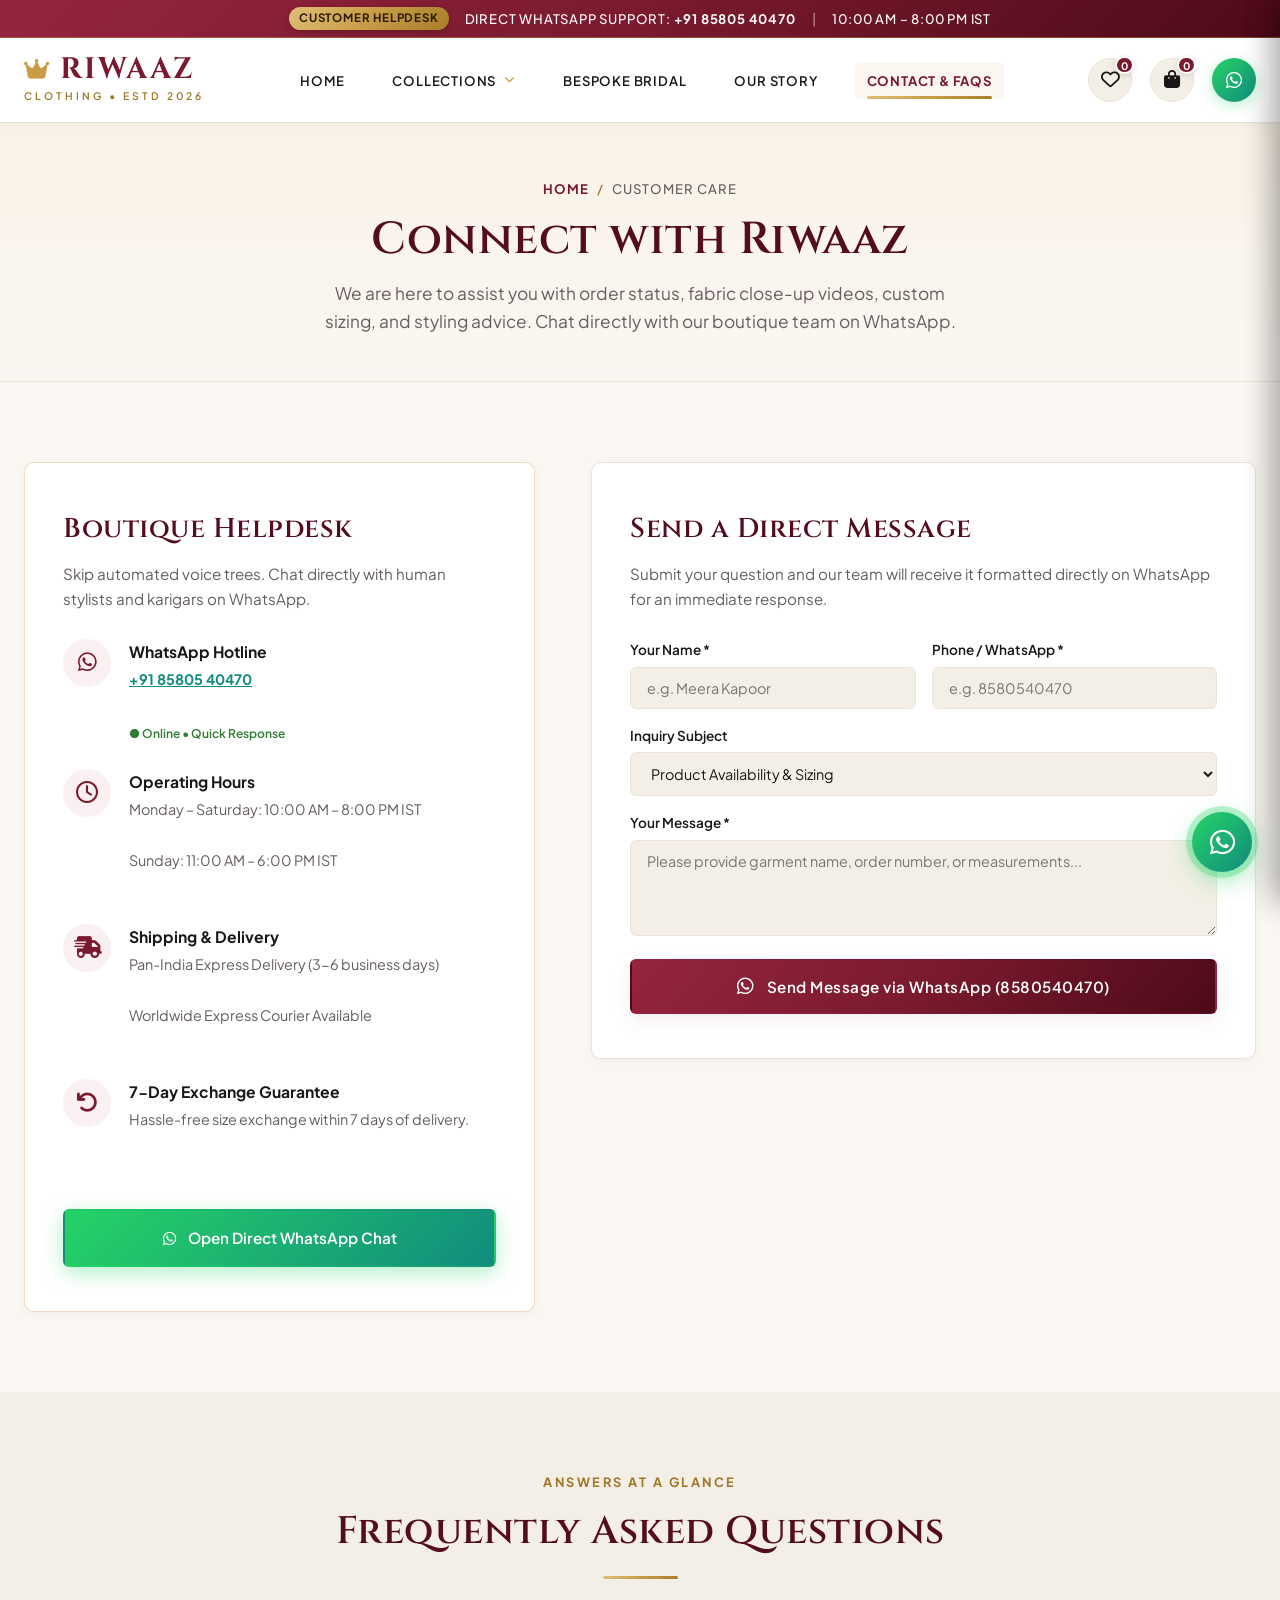
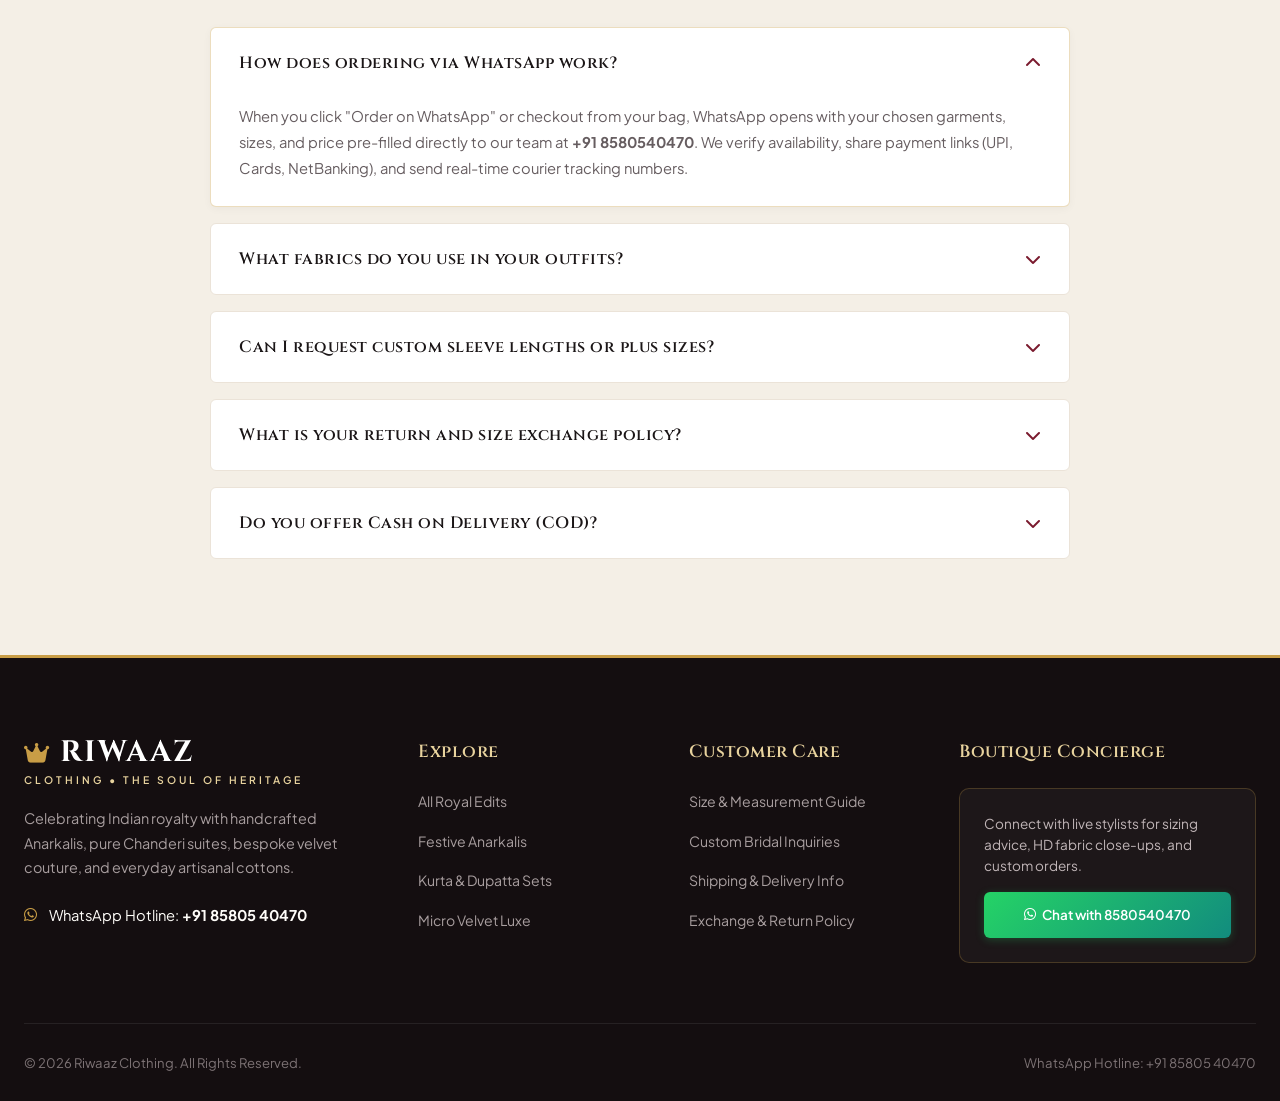
<file: contact.html>
<!DOCTYPE html>
<html lang="en">
<head>
  <meta charset="UTF-8">
  <meta name="viewport" content="width=device-width, initial-scale=1.0, maximum-scale=5.0">
  <title>Contact Us &amp; FAQs | Riwaaz Clothing</title>
  <meta name="description" content="Get in touch with Riwaaz Clothing. Direct WhatsApp assistance at 8580540470. Inquire about orders, custom measurements, shipping, and returns.">

  <!-- Fonts & Icons -->
  <link rel="preconnect" href="https://fonts.googleapis.com">
  <link rel="preconnect" href="https://fonts.gstatic.com" crossorigin>
  <link href="https://fonts.googleapis.com/css2?family=Cinzel:wght@500;600;700;800&family=Playfair+Display:ital,wght@0,500;0,600;0,700;1,400&family=Plus+Jakarta+Sans:wght@300;400;500;600;700&display=swap" rel="stylesheet">
  <link rel="stylesheet" href="https://cdnjs.cloudflare.com/ajax/libs/font-awesome/6.4.0/css/all.min.css">
  <link rel="stylesheet" href="css/style.css">
</head>
<body>

  <!-- Announcement Bar -->
  <div class="announcement-bar">
    <div class="announcement-content">
      <span class="announcement-badge">CUSTOMER HELPDESK</span>
      <span>Direct WhatsApp Support: <strong>+91 85805 40470</strong></span>
      <span style="opacity: 0.5;">|</span>
      <span>10:00 AM – 8:00 PM IST</span>
    </div>
  </div>

  <!-- Header -->
  <header class="header">
    <div class="container header-inner">
      <button class="mobile-menu-btn" id="mobileMenuBtn" aria-label="Open Navigation Menu"><i class="fas fa-bars"></i></button>
      <a href="index.html" class="logo">
        <div class="logo-main"><i class="fas fa-crown logo-crest"></i><span>RIWAAZ</span></div>
        <span class="logo-tagline">CLOTHING • ESTD 2026</span>
      </a>

      <nav class="main-nav">
        <ul class="nav-links" id="mainNavLinks">
          <li class="nav-item"><a href="index.html" class="nav-link">Home</a></li>
          <li class="nav-item nav-item-dropdown">
            <a href="collections.html" class="nav-link">
              <span>Collections</span>
              <i class="fas fa-chevron-down" style="font-size: 0.65rem; color: var(--gold);"></i>
            </a>
            <div class="dropdown-menu">
              <a href="collections.html" class="dropdown-link">All Royal Edits</a>
              <a href="collections.html?category=anarkali" class="dropdown-link">Anarkali Suits <span class="nav-badge">Popular</span></a>
              <a href="collections.html?category=kurta-sets" class="dropdown-link">Kurta Dupatta Sets</a>
              <a href="collections.html?category=velvet-luxe" class="dropdown-link">Velvet Luxe</a>
              <a href="collections.html?category=co-ords" class="dropdown-link">Festive Co-Ords</a>
              <a href="collections.html?category=daily-cotton" class="dropdown-link">Everyday Cotton</a>
              <a href="collections.html?category=girls-festive" class="dropdown-link">Girls Festive</a>
            </div>
          </li>
          <li class="nav-item"><a href="custom-bridal.html" class="nav-link">Bespoke Bridal</a></li>
          <li class="nav-item"><a href="about.html" class="nav-link">Our Story</a></li>
          <li class="nav-item"><a href="contact.html" class="nav-link active">Contact &amp; FAQs</a></li>
        </ul>
      </nav>

      <div class="header-actions">
        <button class="header-icon-btn" id="wishlistBtn" title="Saved Wishlist"><i class="far fa-heart"></i><span class="badge-count wishlist-count-badge">0</span></button>
        <button class="header-icon-btn" id="cartBtn" title="Shopping Bag"><i class="fas fa-shopping-bag"></i><span class="badge-count cart-count-badge">0</span></button>
        <a href="https://wa.me/918580540470?text=Hi%20Riwaaz%20Clothing!%20I%20have%20an%20inquiry." target="_blank" class="header-wa-btn">
          <i class="fab fa-whatsapp" style="font-size: 1.15rem;"></i><span>Order on WhatsApp</span>
        </a>
      </div>
    </div>
  </header>

  <!-- Page Banner -->
  <section class="page-hero-banner">
    <div class="container">
      <div class="breadcrumb-nav">
        <a href="index.html">Home</a>
        <span class="separator">/</span>
        <span>Customer Care</span>
      </div>
      <h1 class="page-hero-title">Connect with Riwaaz</h1>
      <p class="page-hero-subtitle">
        We are here to assist you with order status, fabric close-up videos, custom sizing, and styling advice. Chat directly with our boutique team on WhatsApp.
      </p>
    </div>
  </section>

  <!-- Contact Grid: Info & Form -->
  <section class="contact-section">
    <div class="container contact-layout">
      <!-- Contact Details Card -->
      <div class="contact-card-box">
        <h3>Boutique Helpdesk</h3>
        <p>Skip automated voice trees. Chat directly with human stylists and karigars on WhatsApp.</p>

        <div class="contact-info-list">
          <div class="contact-info-item">
            <div class="contact-info-icon"><i class="fab fa-whatsapp"></i></div>
            <div class="contact-info-text">
              <h5>WhatsApp Hotline</h5>
              <p><a href="https://wa.me/918580540470?text=Hello%20Riwaaz%20Clothing!%20I%20need%20assistance." target="_blank" class="wa-link">+91 85805 40470</a></p>
              <span style="font-size: 0.75rem; color: var(--success); font-weight: 600;">● Online • Quick Response</span>
            </div>
          </div>

          <div class="contact-info-item">
            <div class="contact-info-icon"><i class="far fa-clock"></i></div>
            <div class="contact-info-text">
              <h5>Operating Hours</h5>
              <p>Monday – Saturday: 10:00 AM – 8:00 PM IST</p>
              <p>Sunday: 11:00 AM – 6:00 PM IST</p>
            </div>
          </div>

          <div class="contact-info-item">
            <div class="contact-info-icon"><i class="fas fa-shipping-fast"></i></div>
            <div class="contact-info-text">
              <h5>Shipping &amp; Delivery</h5>
              <p>Pan-India Express Delivery (3-6 business days)</p>
              <p>Worldwide Express Courier Available</p>
            </div>
          </div>

          <div class="contact-info-item">
            <div class="contact-info-icon"><i class="fas fa-undo"></i></div>
            <div class="contact-info-text">
              <h5>7-Day Exchange Guarantee</h5>
              <p>Hassle-free size exchange within 7 days of delivery.</p>
            </div>
          </div>
        </div>

        <a href="https://wa.me/918580540470?text=Hi%20Riwaaz%20Clothing!%20I%20am%20chatting%20from%20your%20contact%20page." target="_blank" class="btn-wa-action" style="width: 100%; justify-content: center; margin-top: 14px; padding: 15px 24px;">
          <i class="fab fa-whatsapp"></i>
          <span>Open Direct WhatsApp Chat</span>
        </a>
      </div>

      <!-- Quick Inquiry Form -->
      <div style="background: var(--surface); border: 1px solid var(--border-light); border-radius: var(--radius-md); padding: 44px 38px; box-shadow: var(--shadow-sm);">
        <h3 style="font-size: 1.7rem; color: var(--primary-dark); margin-bottom: 12px;">Send a Direct Message</h3>
        <p class="text-muted" style="font-size: 0.95rem; margin-bottom: 28px;">Submit your question and our team will receive it formatted directly on WhatsApp for an immediate response.</p>

        <form id="contactPageForm">
          <div class="form-row">
            <div class="form-group">
              <label class="form-label">Your Name *</label>
              <input type="text" class="form-input" id="contactName" required placeholder="e.g. Meera Kapoor">
            </div>
            <div class="form-group">
              <label class="form-label">Phone / WhatsApp *</label>
              <input type="tel" class="form-input" id="contactPhone" required placeholder="e.g. 8580540470">
            </div>
          </div>

          <div class="form-group">
            <label class="form-label">Inquiry Subject</label>
            <select class="form-select-full" id="contactSubject">
              <option value="Product Availability & Sizing">Product Availability &amp; Sizing</option>
              <option value="Track Existing Order">Track Existing Order</option>
              <option value="Custom Bridal / Bespoke Inquiry">Custom Bridal / Bespoke Inquiry</option>
              <option value="Size Exchange Request">Size Exchange Request</option>
              <option value="Wholesale / Bulk Order">Wholesale / Bulk Order</option>
            </select>
          </div>

          <div class="form-group">
            <label class="form-label">Your Message *</label>
            <textarea class="form-textarea" id="contactMessage" rows="4" required placeholder="Please provide garment name, order number, or measurements..."></textarea>
          </div>

          <button type="submit" class="btn-primary" style="width: 100%;">
            <i class="fab fa-whatsapp" style="font-size: 1.2rem;"></i>
            <span>Send Message via WhatsApp (8580540470)</span>
          </button>
        </form>
      </div>
    </div>
  </section>

  <!-- FAQ Accordion -->
  <section class="faq-section" id="faqSection" style="background: var(--surface-warm);">
    <div class="container">
      <div class="section-header">
        <span class="section-tag">ANSWERS AT A GLANCE</span>
        <h2 class="section-title">Frequently Asked Questions</h2>
        <div class="section-divider"></div>
      </div>

      <div class="faq-container">
        <div class="faq-item active">
          <div class="faq-header">
            <h4>How does ordering via WhatsApp work?</h4>
            <i class="fas fa-chevron-down faq-icon"></i>
          </div>
          <div class="faq-body" style="max-height: 200px;">
            <div class="faq-body-inner">
              When you click "Order on WhatsApp" or checkout from your bag, WhatsApp opens with your chosen garments, sizes, and price pre-filled directly to our team at <strong>+91 8580540470</strong>. We verify availability, share payment links (UPI, Cards, NetBanking), and send real-time courier tracking numbers.
            </div>
          </div>
        </div>

        <div class="faq-item">
          <div class="faq-header">
            <h4>What fabrics do you use in your outfits?</h4>
            <i class="fas fa-chevron-down faq-icon"></i>
          </div>
          <div class="faq-body">
            <div class="faq-body-inner">
              We work exclusively with pure natural textiles: Handwoven Chanderi Silk, Raw Silk, 100% Bagru 60s Cambric Cotton, Fluid Georgette Crepe, Sheer Organza Silk, and 9000 Micro Velvet. Every silk garment is lined with soft cotton mulmul.
            </div>
          </div>
        </div>

        <div class="faq-item">
          <div class="faq-header">
            <h4>Can I request custom sleeve lengths or plus sizes?</h4>
            <i class="fas fa-chevron-down faq-icon"></i>
          </div>
          <div class="faq-body">
            <div class="faq-body-inner">
              Yes! Customization is our pride. We can customize sleeve cuts, kurta length, and sizes up to 5XL. Simply message us on WhatsApp at <strong>8580540470</strong> with your measurements.
            </div>
          </div>
        </div>

        <div class="faq-item">
          <div class="faq-header">
            <h4>What is your return and size exchange policy?</h4>
            <i class="fas fa-chevron-down faq-icon"></i>
          </div>
          <div class="faq-body">
            <div class="faq-body-inner">
              We offer a 7-day hassle-free size exchange. Simply message our WhatsApp desk at <strong>8580540470</strong> with your order ID, and we arrange a reverse pickup!
            </div>
          </div>
        </div>

        <div class="faq-item">
          <div class="faq-header">
            <h4>Do you offer Cash on Delivery (COD)?</h4>
            <i class="fas fa-chevron-down faq-icon"></i>
          </div>
          <div class="faq-body">
            <div class="faq-body-inner">
              Yes, Cash on Delivery is available across major pincodes in India. We also provide secure online payments via UPI, Google Pay, PhonePe, credit/debit cards, and NetBanking.
            </div>
          </div>
        </div>
      </div>
    </div>
  </section>

  <!-- Footer -->
  <footer class="footer">
    <div class="container">
      <div class="footer-top">
        <div class="footer-brand">
          <div class="logo">
            <div class="logo-main"><i class="fas fa-crown logo-crest"></i><span>RIWAAZ</span></div>
            <span class="logo-tagline" style="color: var(--gold-light);">CLOTHING • THE SOUL OF HERITAGE</span>
          </div>
          <p>Celebrating Indian royalty with handcrafted Anarkalis, pure Chanderi suites, bespoke velvet couture, and everyday artisanal cottons.</p>
          <div class="footer-contact-item"><i class="fab fa-whatsapp"></i><span>WhatsApp Hotline: <strong>+91 85805 40470</strong></span></div>
        </div>
        <div class="footer-col">
          <h4>Explore</h4>
          <ul class="footer-links">
            <li><a href="collections.html">All Royal Edits</a></li>
            <li><a href="collections.html?category=anarkali">Festive Anarkalis</a></li>
            <li><a href="collections.html?category=kurta-sets">Kurta &amp; Dupatta Sets</a></li>
            <li><a href="collections.html?category=velvet-luxe">Micro Velvet Luxe</a></li>
          </ul>
        </div>
        <div class="footer-col">
          <h4>Customer Care</h4>
          <ul class="footer-links">
            <li><a href="javascript:void(0)" onclick="window.app.openSizeGuide()">Size &amp; Measurement Guide</a></li>
            <li><a href="custom-bridal.html">Custom Bridal Inquiries</a></li>
            <li><a href="contact.html">Shipping &amp; Delivery Info</a></li>
            <li><a href="contact.html">Exchange &amp; Return Policy</a></li>
          </ul>
        </div>
        <div class="footer-col">
          <h4>Boutique Concierge</h4>
          <div class="footer-wa-card">
            <p>Connect with live stylists for sizing advice, HD fabric close-ups, and custom orders.</p>
            <a href="https://wa.me/918580540470?text=Hello%20Riwaaz%20Clothing!%20I%20have%20a%20question." target="_blank" class="btn-card-wa" style="width: 100%; padding: 12px;">
              <i class="fab fa-whatsapp"></i> Chat with 8580540470
            </a>
          </div>
        </div>
      </div>
      <div class="footer-bottom">
        <div>&copy; 2026 Riwaaz Clothing. All Rights Reserved.</div>
        <div>WhatsApp Hotline: +91 85805 40470</div>
      </div>
    </div>
  </footer>

  <!-- Drawers & Modals -->
  <div class="drawer-overlay" id="drawerOverlay"></div>
  <div class="drawer" id="cartDrawer" role="dialog" aria-modal="true" aria-label="Shopping Bag">
    <div class="drawer-header">
      <h3><i class="fas fa-shopping-bag text-crimson"></i> Your Royal Bag (<span class="cart-count-badge">0</span>)</h3>
      <button type="button" class="drawer-close" id="cartClose" aria-label="Close Bag" onclick="window.app ? window.app.closeDrawers() : (document.getElementById('cartDrawer').classList.remove('active'), document.getElementById('drawerOverlay').classList.remove('active'))"><i class="fas fa-times"></i></button>
    </div>
    <div class="shipping-progress-container">
      <div class="shipping-progress-text" id="shippingProgressText">Free Express Shipping on orders over ₹2,999</div>
      <div class="shipping-progress-bar"><div class="shipping-progress-fill" id="shippingProgressFill" style="width: 0%;"></div></div>
    </div>
    <div class="drawer-body" id="cartItemsList"></div>
    <div class="drawer-footer">
      <div class="coupon-row">
        <input type="text" class="coupon-input" id="couponInput" placeholder="Coupon (e.g. RIWAAZ10)">
        <button class="btn-coupon" id="applyCouponBtn">Apply</button>
      </div>
      <div class="cart-summary-line"><span>Bag Subtotal</span><span id="cartSubtotal">₹0</span></div>
      <div class="cart-summary-line" id="cartDiscountLine" style="display: none; color: var(--success); font-weight: 600;"><span>Promo Discount</span><span id="cartDiscount">-₹0</span></div>
      <div class="cart-summary-line"><span>Express Delivery</span><span id="cartShipping">₹0</span></div>
      <div class="cart-summary-line cart-summary-total"><span>Total Payable</span><span id="cartTotal" class="text-crimson">₹0</span></div>
      <button class="btn-cart-wa-checkout" id="cartWaCheckoutBtn"><i class="fab fa-whatsapp"></i><span>Complete Order via WhatsApp</span></button>
    </div>
  </div>

  <div class="drawer" id="wishlistDrawer" role="dialog" aria-modal="true" aria-label="Saved Wishlist">
    <div class="drawer-header">
      <h3><i class="far fa-heart text-crimson"></i> Saved Outfits (<span class="wishlist-count-badge">0</span>)</h3>
      <button type="button" class="drawer-close" id="wishlistClose" aria-label="Close Wishlist" onclick="window.app ? window.app.closeDrawers() : (document.getElementById('wishlistDrawer').classList.remove('active'), document.getElementById('drawerOverlay').classList.remove('active'))"><i class="fas fa-times"></i></button>
    </div>
    <div class="drawer-body" id="wishlistItemsList"></div>
  </div>

  <div class="modal-overlay" id="modalOverlay">
    <div class="modal-dialog modal-container" id="quickViewModal"></div>
    <div class="modal-dialog modal-container size-guide-modal" id="sizeGuideModal">
      <button class="modal-close-btn" onclick="window.app.closeModals()"><i class="fas fa-times"></i></button>
      <h3><i class="fas fa-ruler-combined text-gold"></i> Riwaaz Size &amp; Measurement Guide</h3>
      <div class="size-tabs">
        <button class="size-tab-btn active" data-unit="inches" onclick="window.app.setSizeUnit('inches')">Inches (in)</button>
        <button class="size-tab-btn" data-unit="cm" onclick="window.app.setSizeUnit('cm')">Centimeters (cm)</button>
      </div>
      <div class="size-table-wrap">
        <table class="size-table">
          <thead><tr><th>Size</th><th>Bust</th><th>Waist</th><th>Hip</th><th>Kurta Length</th></tr></thead>
          <tbody id="sizeTableBody"></tbody>
        </table>
      </div>
    </div>
  </div>

  <!-- Floating WhatsApp Concierge -->
  <div class="floating-wa-widget">
    <div class="wa-concierge-popover" id="waConciergePopover">
      <div class="wa-popover-header">
        <div class="wa-popover-agent">
          <div class="wa-avatar">R</div>
          <div class="wa-agent-info"><h5>Riwaaz Boutique Stylist</h5><span>Online • +91 8580540470</span></div>
        </div>
        <button id="waClosePopover" style="color: #FFF;"><i class="fas fa-times"></i></button>
      </div>
      <div class="wa-popover-body">
        <div class="wa-message-bubble">Namaste! 🙏 Have questions regarding your order or sizing? We're here to help!</div>
        <div class="wa-quick-options">
          <button class="wa-option-pill" data-intent="stylist"><span>💬 Chat with Senior Stylist</span><i class="fas fa-chevron-right text-gold"></i></button>
          <button class="wa-option-pill" data-intent="track"><span>📦 Track My Order Dispatch</span><i class="fas fa-chevron-right text-gold"></i></button>
          <button class="wa-option-pill" data-intent="size"><span>📏 Inquire About Sizing &amp; Fit</span><i class="fas fa-chevron-right text-gold"></i></button>
        </div>
      </div>
    </div>
    <button class="wa-trigger-btn" id="waTriggerBtn" aria-label="Open WhatsApp Chat"><i class="fab fa-whatsapp"></i></button>
  </div>

  <div class="mobile-bottom-nav">
    <a href="index.html" class="mobile-nav-link"><i class="fas fa-home"></i><span>Home</span></a>
    <a href="collections.html" class="mobile-nav-link"><i class="fas fa-th-large"></i><span>Catalog</span></a>
    <button class="mobile-nav-link" id="mobNavWishlist"><i class="far fa-heart"></i><span>Wishlist</span></button>
    <button class="mobile-nav-link" id="mobNavCart"><i class="fas fa-shopping-bag"></i><span>Bag</span></button>
    <button class="mobile-nav-link wa-accent" id="mobNavWhatsApp"><i class="fab fa-whatsapp"></i><span>WhatsApp</span></button>
  </div>

  <div class="toast-container" id="toastContainer"></div>

  <script src="js/products-data.js"></script>
  <script src="js/app.js"></script>
</body>
</html>
</file>
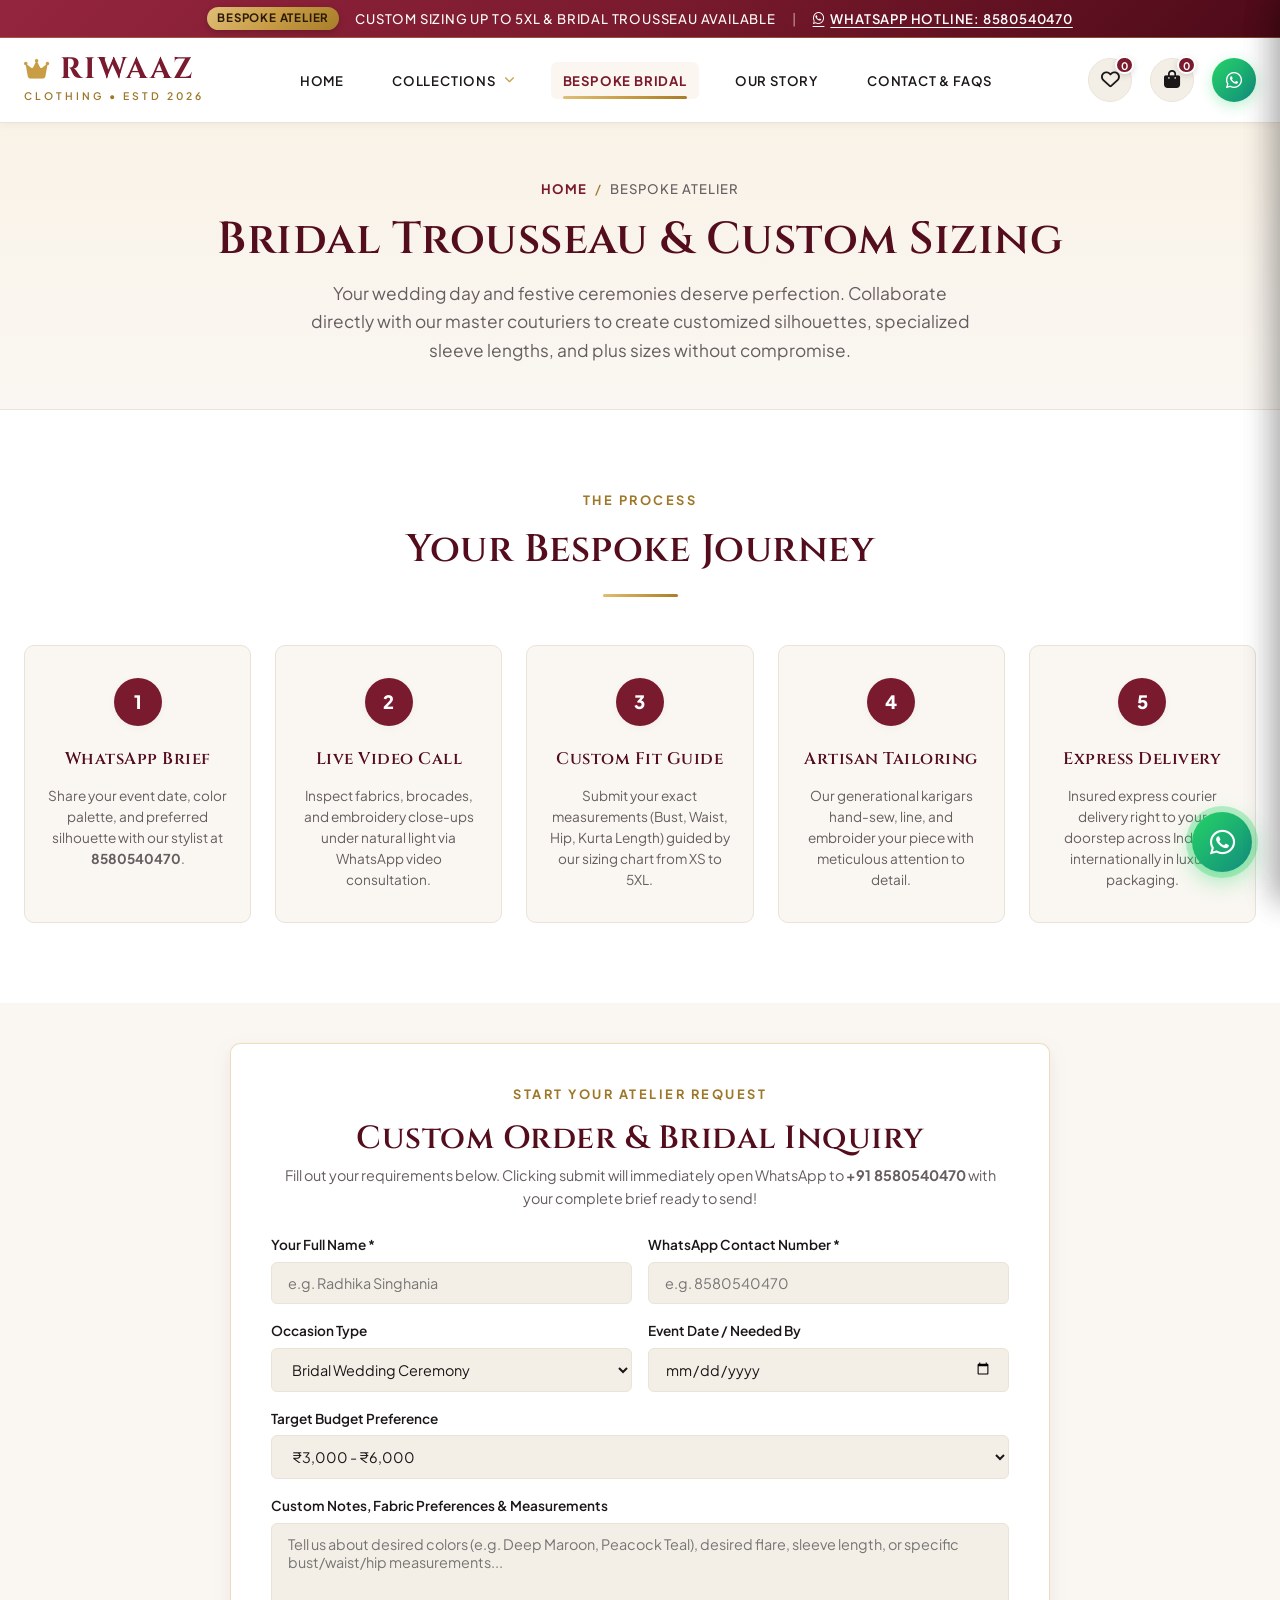
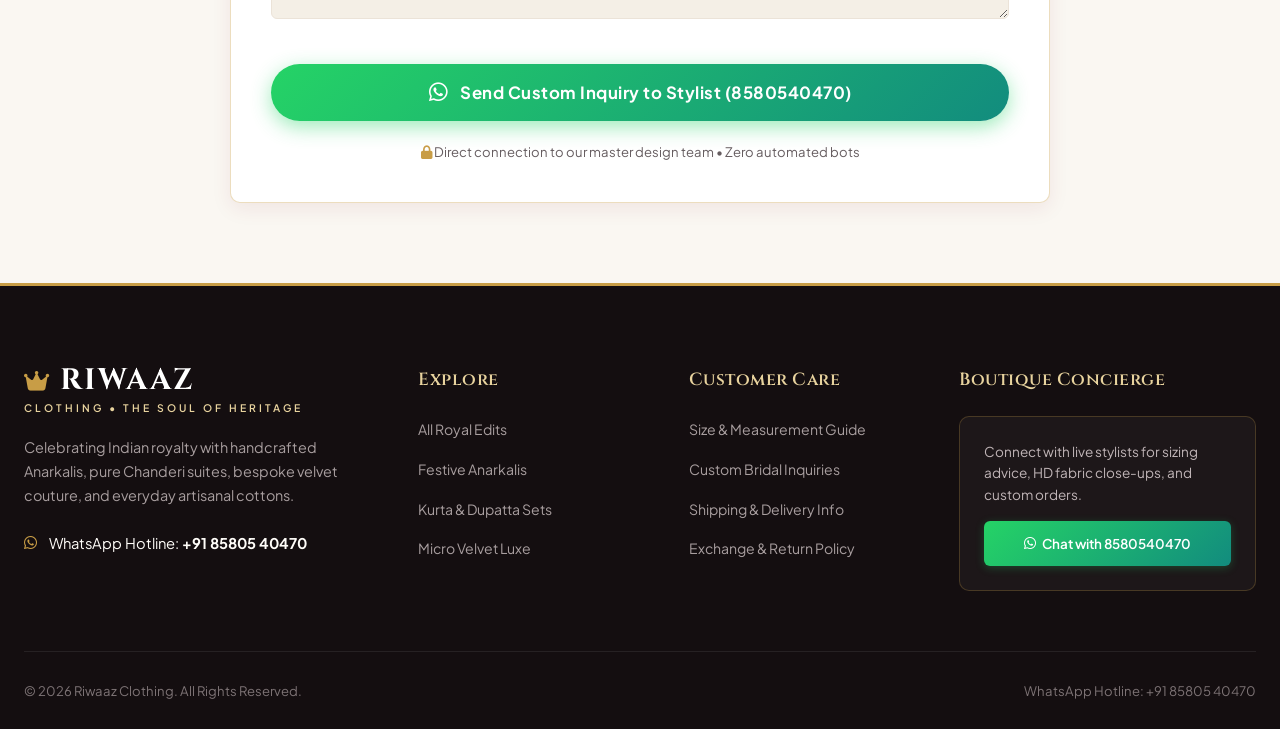
<file: custom-bridal.html>
<!DOCTYPE html>
<html lang="en">
<head>
  <meta charset="UTF-8">
  <meta name="viewport" content="width=device-width, initial-scale=1.0, maximum-scale=5.0">
  <title>Bespoke Bridal &amp; Custom Sizing | Riwaaz Clothing</title>
  <meta name="description" content="Custom bridal wear, wedding trousseau, and bespoke ethnic sizing up to 5XL. Direct video calls and artisan consultation on WhatsApp: 8580540470.">

  <!-- Fonts & Icons -->
  <link rel="preconnect" href="https://fonts.googleapis.com">
  <link rel="preconnect" href="https://fonts.gstatic.com" crossorigin>
  <link href="https://fonts.googleapis.com/css2?family=Cinzel:wght@500;600;700;800&family=Playfair+Display:ital,wght@0,500;0,600;0,700;1,400&family=Plus+Jakarta+Sans:wght@300;400;500;600;700&display=swap" rel="stylesheet">
  <link rel="stylesheet" href="https://cdnjs.cloudflare.com/ajax/libs/font-awesome/6.4.0/css/all.min.css">
  <link rel="stylesheet" href="css/style.css">
</head>
<body>

  <!-- Announcement Bar -->
  <div class="announcement-bar">
    <div class="announcement-content">
      <span class="announcement-badge">BESPOKE ATELIER</span>
      <span>Custom Sizing up to 5XL &amp; Bridal Trousseau Available</span>
      <span style="opacity: 0.5;">|</span>
      <a href="https://wa.me/918580540470?text=Namaste%20Riwaaz!%20I%20am%20inquiring%20about%20bridal%20customization." target="_blank" class="announcement-phone">
        <i class="fab fa-whatsapp"></i> WhatsApp Hotline: 8580540470
      </a>
    </div>
  </div>

  <!-- Header -->
  <header class="header">
    <div class="container header-inner">
      <button class="mobile-menu-btn" id="mobileMenuBtn" aria-label="Open Navigation Menu"><i class="fas fa-bars"></i></button>
      <a href="index.html" class="logo">
        <div class="logo-main"><i class="fas fa-crown logo-crest"></i><span>RIWAAZ</span></div>
        <span class="logo-tagline">CLOTHING • ESTD 2026</span>
      </a>

      <nav class="main-nav">
        <ul class="nav-links" id="mainNavLinks">
          <li class="nav-item"><a href="index.html" class="nav-link">Home</a></li>
          <li class="nav-item nav-item-dropdown">
            <a href="collections.html" class="nav-link">
              <span>Collections</span>
              <i class="fas fa-chevron-down" style="font-size: 0.65rem; color: var(--gold);"></i>
            </a>
            <div class="dropdown-menu">
              <a href="collections.html" class="dropdown-link">All Royal Edits</a>
              <a href="collections.html?category=anarkali" class="dropdown-link">Anarkali Suits <span class="nav-badge">Popular</span></a>
              <a href="collections.html?category=kurta-sets" class="dropdown-link">Kurta Dupatta Sets</a>
              <a href="collections.html?category=velvet-luxe" class="dropdown-link">Velvet Luxe</a>
              <a href="collections.html?category=co-ords" class="dropdown-link">Festive Co-Ords</a>
              <a href="collections.html?category=daily-cotton" class="dropdown-link">Everyday Cotton</a>
              <a href="collections.html?category=girls-festive" class="dropdown-link">Girls Festive</a>
            </div>
          </li>
          <li class="nav-item"><a href="custom-bridal.html" class="nav-link active">Bespoke Bridal</a></li>
          <li class="nav-item"><a href="about.html" class="nav-link">Our Story</a></li>
          <li class="nav-item"><a href="contact.html" class="nav-link">Contact &amp; FAQs</a></li>
        </ul>
      </nav>

      <div class="header-actions">
        <button class="header-icon-btn" id="wishlistBtn" title="Saved Wishlist"><i class="far fa-heart"></i><span class="badge-count wishlist-count-badge">0</span></button>
        <button class="header-icon-btn" id="cartBtn" title="Shopping Bag"><i class="fas fa-shopping-bag"></i><span class="badge-count cart-count-badge">0</span></button>
        <a href="https://wa.me/918580540470?text=Hi%20Riwaaz%20Clothing!%20I%20would%20like%20to%20discuss%20a%20bridal%20order." target="_blank" class="header-wa-btn">
          <i class="fab fa-whatsapp" style="font-size: 1.15rem;"></i><span>Order on WhatsApp</span>
        </a>
      </div>
    </div>
  </header>

  <!-- Page Banner -->
  <section class="page-hero-banner">
    <div class="container">
      <div class="breadcrumb-nav">
        <a href="index.html">Home</a>
        <span class="separator">/</span>
        <span>Bespoke Atelier</span>
      </div>
      <h1 class="page-hero-title">Bridal Trousseau &amp; Custom Sizing</h1>
      <p class="page-hero-subtitle">
        Your wedding day and festive ceremonies deserve perfection. Collaborate directly with our master couturiers to create customized silhouettes, specialized sleeve lengths, and plus sizes without compromise.
      </p>
    </div>
  </section>

  <!-- 5-Step Bespoke Journey -->
  <section class="bridal-journey-section">
    <div class="container">
      <div class="section-header">
        <span class="section-tag">THE PROCESS</span>
        <h2 class="section-title">Your Bespoke Journey</h2>
        <div class="section-divider"></div>
      </div>

      <div class="journey-grid">
        <div class="journey-step-card">
          <div class="journey-step-num">1</div>
          <h4>WhatsApp Brief</h4>
          <p>Share your event date, color palette, and preferred silhouette with our stylist at <strong>8580540470</strong>.</p>
        </div>

        <div class="journey-step-card">
          <div class="journey-step-num">2</div>
          <h4>Live Video Call</h4>
          <p>Inspect fabrics, brocades, and embroidery close-ups under natural light via WhatsApp video consultation.</p>
        </div>

        <div class="journey-step-card">
          <div class="journey-step-num">3</div>
          <h4>Custom Fit Guide</h4>
          <p>Submit your exact measurements (Bust, Waist, Hip, Kurta Length) guided by our sizing chart from XS to 5XL.</p>
        </div>

        <div class="journey-step-card">
          <div class="journey-step-num">4</div>
          <h4>Artisan Tailoring</h4>
          <p>Our generational karigars hand-sew, line, and embroider your piece with meticulous attention to detail.</p>
        </div>

        <div class="journey-step-card">
          <div class="journey-step-num">5</div>
          <h4>Express Delivery</h4>
          <p>Insured express courier delivery right to your doorstep across India or internationally in luxury packaging.</p>
        </div>
      </div>
    </div>
  </section>

  <!-- Full Interactive Custom Order Form -->
  <section class="container" style="padding: 40px 24px 80px;">
    <div style="max-width: 820px; margin: 0 auto; background: var(--surface); border: 1px solid var(--border-gold); border-radius: var(--radius-md); padding: 40px; box-shadow: var(--shadow-md);">
      <div class="section-header" style="margin-bottom: 24px;">
        <span class="section-tag">START YOUR ATELIER REQUEST</span>
        <h2 style="font-size: 2rem; color: var(--primary-dark);">Custom Order &amp; Bridal Inquiry</h2>
        <p class="text-muted" style="font-size: 0.9rem;">Fill out your requirements below. Clicking submit will immediately open WhatsApp to <strong>+91 8580540470</strong> with your complete brief ready to send!</p>
      </div>

      <form id="customOrderForm">
        <div class="form-row">
          <div class="form-group">
            <label class="form-label">Your Full Name *</label>
            <input type="text" class="form-input" id="coName" required placeholder="e.g. Radhika Singhania">
          </div>
          <div class="form-group">
            <label class="form-label">WhatsApp Contact Number *</label>
            <input type="tel" class="form-input" id="coPhone" required placeholder="e.g. 8580540470">
          </div>
        </div>

        <div class="form-row">
          <div class="form-group">
            <label class="form-label">Occasion Type</label>
            <select class="form-select-full" id="coOccasion">
              <option value="Bridal Wedding Ceremony">Bridal Wedding Ceremony</option>
              <option value="Sangeet / Mehendi Night">Sangeet / Mehendi Night</option>
              <option value="Wedding Reception">Wedding Reception</option>
              <option value="Festive Puja / Diwali Party">Festive Puja / Diwali Party</option>
              <option value="Bridesmaids Group Order">Bridesmaids Group Order (3+ Sets)</option>
            </select>
          </div>
          <div class="form-group">
            <label class="form-label">Event Date / Needed By</label>
            <input type="date" class="form-input" id="coDate">
          </div>
        </div>

        <div class="form-group">
          <label class="form-label">Target Budget Preference</label>
          <select class="form-select-full" id="coBudget">
            <option value="₹3,000 - ₹6,000">₹3,000 - ₹6,000</option>
            <option value="₹6,000 - ₹12,000">₹6,000 - ₹12,000</option>
            <option value="₹12,000 - ₹25,000">₹12,000 - ₹25,000</option>
            <option value="₹25,000+ (Luxury Bridal Couture)">₹25,000+ (Luxury Bridal Couture)</option>
          </select>
        </div>

        <div class="form-group">
          <label class="form-label">Custom Notes, Fabric Preferences &amp; Measurements</label>
          <textarea class="form-textarea" id="coNotes" rows="4" placeholder="Tell us about desired colors (e.g. Deep Maroon, Peacock Teal), desired flare, sleeve length, or specific bust/waist/hip measurements..."></textarea>
        </div>

        <button type="submit" class="btn-wa-large" style="width: 100%; justify-content: center; margin-top: 22px; padding: 18px 36px;">
          <i class="fab fa-whatsapp" style="font-size: 1.35rem;"></i>
          <span>Send Custom Inquiry to Stylist (8580540470)</span>
        </button>

        <div style="font-size: 0.82rem; color: var(--text-muted); text-align: center; margin-top: 20px;">
          <i class="fas fa-lock text-gold"></i> Direct connection to our master design team • Zero automated bots
        </div>
      </form>
    </div>
  </section>

  <!-- Footer -->
  <footer class="footer">
    <div class="container">
      <div class="footer-top">
        <div class="footer-brand">
          <div class="logo">
            <div class="logo-main"><i class="fas fa-crown logo-crest"></i><span>RIWAAZ</span></div>
            <span class="logo-tagline" style="color: var(--gold-light);">CLOTHING • THE SOUL OF HERITAGE</span>
          </div>
          <p>Celebrating Indian royalty with handcrafted Anarkalis, pure Chanderi suites, bespoke velvet couture, and everyday artisanal cottons.</p>
          <div class="footer-contact-item"><i class="fab fa-whatsapp"></i><span>WhatsApp Hotline: <strong>+91 85805 40470</strong></span></div>
        </div>
        <div class="footer-col">
          <h4>Explore</h4>
          <ul class="footer-links">
            <li><a href="collections.html">All Royal Edits</a></li>
            <li><a href="collections.html?category=anarkali">Festive Anarkalis</a></li>
            <li><a href="collections.html?category=kurta-sets">Kurta &amp; Dupatta Sets</a></li>
            <li><a href="collections.html?category=velvet-luxe">Micro Velvet Luxe</a></li>
          </ul>
        </div>
        <div class="footer-col">
          <h4>Customer Care</h4>
          <ul class="footer-links">
            <li><a href="javascript:void(0)" onclick="window.app.openSizeGuide()">Size &amp; Measurement Guide</a></li>
            <li><a href="custom-bridal.html">Custom Bridal Inquiries</a></li>
            <li><a href="contact.html">Shipping &amp; Delivery Info</a></li>
            <li><a href="contact.html">Exchange &amp; Return Policy</a></li>
          </ul>
        </div>
        <div class="footer-col">
          <h4>Boutique Concierge</h4>
          <div class="footer-wa-card">
            <p>Connect with live stylists for sizing advice, HD fabric close-ups, and custom orders.</p>
            <a href="https://wa.me/918580540470?text=Hello%20Riwaaz%20Clothing!%20I%20would%20like%20to%20discuss%20bridal%20customization." target="_blank" class="btn-card-wa" style="width: 100%; padding: 12px;">
              <i class="fab fa-whatsapp"></i> Chat with 8580540470
            </a>
          </div>
        </div>
      </div>
      <div class="footer-bottom">
        <div>&copy; 2026 Riwaaz Clothing. All Rights Reserved.</div>
        <div>WhatsApp Hotline: +91 85805 40470</div>
      </div>
    </div>
  </footer>

  <!-- Drawers & Modals -->
  <div class="drawer-overlay" id="drawerOverlay"></div>
  <div class="drawer" id="cartDrawer" role="dialog" aria-modal="true" aria-label="Shopping Bag">
    <div class="drawer-header">
      <h3><i class="fas fa-shopping-bag text-crimson"></i> Your Royal Bag (<span class="cart-count-badge">0</span>)</h3>
      <button type="button" class="drawer-close" id="cartClose" aria-label="Close Bag" onclick="window.app ? window.app.closeDrawers() : (document.getElementById('cartDrawer').classList.remove('active'), document.getElementById('drawerOverlay').classList.remove('active'))"><i class="fas fa-times"></i></button>
    </div>
    <div class="shipping-progress-container">
      <div class="shipping-progress-text" id="shippingProgressText">Free Express Shipping on orders over ₹2,999</div>
      <div class="shipping-progress-bar"><div class="shipping-progress-fill" id="shippingProgressFill" style="width: 0%;"></div></div>
    </div>
    <div class="drawer-body" id="cartItemsList"></div>
    <div class="drawer-footer">
      <div class="coupon-row">
        <input type="text" class="coupon-input" id="couponInput" placeholder="Coupon (e.g. RIWAAZ10)">
        <button class="btn-coupon" id="applyCouponBtn">Apply</button>
      </div>
      <div class="cart-summary-line"><span>Bag Subtotal</span><span id="cartSubtotal">₹0</span></div>
      <div class="cart-summary-line" id="cartDiscountLine" style="display: none; color: var(--success); font-weight: 600;"><span>Promo Discount</span><span id="cartDiscount">-₹0</span></div>
      <div class="cart-summary-line"><span>Express Delivery</span><span id="cartShipping">₹0</span></div>
      <div class="cart-summary-line cart-summary-total"><span>Total Payable</span><span id="cartTotal" class="text-crimson">₹0</span></div>
      <button class="btn-cart-wa-checkout" id="cartWaCheckoutBtn"><i class="fab fa-whatsapp"></i><span>Complete Order via WhatsApp</span></button>
    </div>
  </div>

  <div class="drawer" id="wishlistDrawer" role="dialog" aria-modal="true" aria-label="Saved Wishlist">
    <div class="drawer-header">
      <h3><i class="far fa-heart text-crimson"></i> Saved Outfits (<span class="wishlist-count-badge">0</span>)</h3>
      <button type="button" class="drawer-close" id="wishlistClose" aria-label="Close Wishlist" onclick="window.app ? window.app.closeDrawers() : (document.getElementById('wishlistDrawer').classList.remove('active'), document.getElementById('drawerOverlay').classList.remove('active'))"><i class="fas fa-times"></i></button>
    </div>
    <div class="drawer-body" id="wishlistItemsList"></div>
  </div>

  <div class="modal-overlay" id="modalOverlay">
    <div class="modal-dialog modal-container" id="quickViewModal"></div>
    <div class="modal-dialog modal-container size-guide-modal" id="sizeGuideModal">
      <button class="modal-close-btn" onclick="window.app.closeModals()"><i class="fas fa-times"></i></button>
      <h3><i class="fas fa-ruler-combined text-gold"></i> Riwaaz Size &amp; Measurement Guide</h3>
      <div class="size-tabs">
        <button class="size-tab-btn active" data-unit="inches" onclick="window.app.setSizeUnit('inches')">Inches (in)</button>
        <button class="size-tab-btn" data-unit="cm" onclick="window.app.setSizeUnit('cm')">Centimeters (cm)</button>
      </div>
      <div class="size-table-wrap">
        <table class="size-table">
          <thead><tr><th>Size</th><th>Bust</th><th>Waist</th><th>Hip</th><th>Kurta Length</th></tr></thead>
          <tbody id="sizeTableBody"></tbody>
        </table>
      </div>
    </div>
  </div>

  <!-- Floating WhatsApp Concierge -->
  <div class="floating-wa-widget">
    <div class="wa-concierge-popover" id="waConciergePopover">
      <div class="wa-popover-header">
        <div class="wa-popover-agent">
          <div class="wa-avatar">R</div>
          <div class="wa-agent-info"><h5>Riwaaz Boutique Stylist</h5><span>Online • +91 8580540470</span></div>
        </div>
        <button id="waClosePopover" style="color: #FFF;"><i class="fas fa-times"></i></button>
      </div>
      <div class="wa-popover-body">
        <div class="wa-message-bubble">Namaste! 🙏 Inquiring about bridal trousseau or custom sizing? Let's chat!</div>
        <div class="wa-quick-options">
          <button class="wa-option-pill" data-intent="bridal"><span>👰 Bridal &amp; Wedding Catalog</span><i class="fas fa-chevron-right text-gold"></i></button>
          <button class="wa-option-pill" data-intent="size"><span>📏 Inquire About Sizing &amp; Fit</span><i class="fas fa-chevron-right text-gold"></i></button>
          <button class="wa-option-pill" data-intent="stylist"><span>💬 Chat with Senior Stylist</span><i class="fas fa-chevron-right text-gold"></i></button>
        </div>
      </div>
    </div>
    <button class="wa-trigger-btn" id="waTriggerBtn" aria-label="Open WhatsApp Chat"><i class="fab fa-whatsapp"></i></button>
  </div>

  <div class="mobile-bottom-nav">
    <a href="index.html" class="mobile-nav-link"><i class="fas fa-home"></i><span>Home</span></a>
    <a href="collections.html" class="mobile-nav-link"><i class="fas fa-th-large"></i><span>Catalog</span></a>
    <button class="mobile-nav-link" id="mobNavWishlist"><i class="far fa-heart"></i><span>Wishlist</span></button>
    <button class="mobile-nav-link" id="mobNavCart"><i class="fas fa-shopping-bag"></i><span>Bag</span></button>
    <button class="mobile-nav-link wa-accent" id="mobNavWhatsApp"><i class="fab fa-whatsapp"></i><span>WhatsApp</span></button>
  </div>

  <div class="toast-container" id="toastContainer"></div>

  <script src="js/products-data.js"></script>
  <script src="js/app.js"></script>
</body>
</html>
</file>
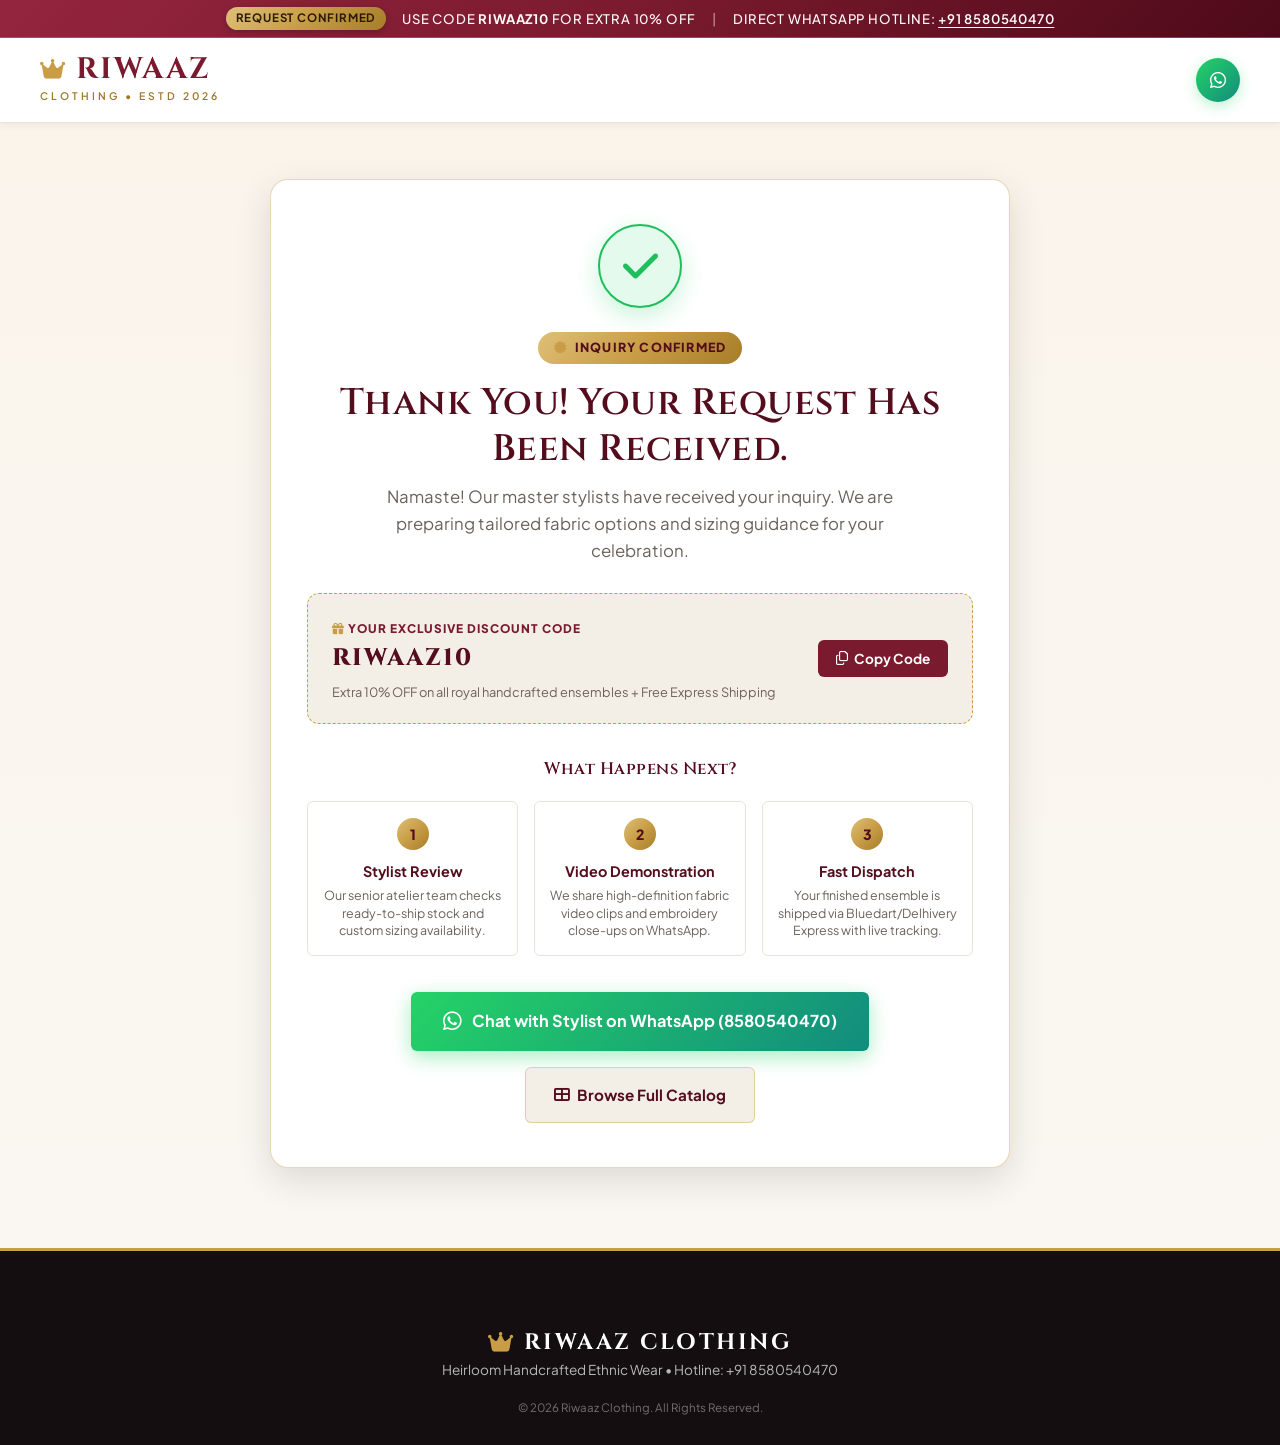
<file: thank-you.html>
<!DOCTYPE html>
<html lang="en">
<head>
  <meta charset="UTF-8">
  <meta name="viewport" content="width=device-width, initial-scale=1.0, maximum-scale=5.0">
  <title>Thank You | Riwaaz Clothing - Request Received</title>
  <meta name="description" content="Thank you for your inquiry with Riwaaz Clothing. Your bespoke ethnic wear request has been received.">
  <meta name="robots" content="noindex, follow">

  <!-- Google Fonts & FontAwesome -->
  <link rel="preconnect" href="https://fonts.googleapis.com">
  <link rel="preconnect" href="https://fonts.gstatic.com" crossorigin>
  <link href="https://fonts.googleapis.com/css2?family=Cinzel:wght@600;700;800&family=Playfair+Display:ital,wght@0,600;0,700;1,400&family=Plus+Jakarta+Sans:wght@400;500;600;700&display=swap" rel="stylesheet">
  <link rel="stylesheet" href="https://cdnjs.cloudflare.com/ajax/libs/font-awesome/6.4.0/css/all.min.css">

  <!-- Main Stylesheet & LP Stylesheet -->
  <link rel="stylesheet" href="css/style.css">
  <link rel="stylesheet" href="lp/lp-style.css">
</head>
<body>

  <!-- Top Announcement Bar -->
  <div class="announcement-bar">
    <div class="announcement-content">
      <span class="announcement-badge">REQUEST CONFIRMED</span>
      <span>Use Code <strong>RIWAAZ10</strong> for Extra 10% OFF</span>
      <span style="opacity: 0.5;">|</span>
      <span>Direct WhatsApp Hotline: <a href="https://wa.me/918580540470" target="_blank" class="announcement-phone">+91 8580540470</a></span>
    </div>
  </div>

  <!-- Header -->
  <header class="header">
    <div class="container header-inner">
      <a href="index.html" class="logo">
        <div class="logo-main">
          <i class="fas fa-crown logo-crest"></i>
          <span>RIWAAZ</span>
        </div>
        <span class="logo-tagline">CLOTHING • ESTD 2026</span>
      </a>

      <div class="header-actions">
        <a href="https://wa.me/918580540470" target="_blank" class="header-wa-btn" title="Chat on WhatsApp">
          <i class="fab fa-whatsapp" style="font-size: 1.15rem;"></i>
          <span>Order on WhatsApp</span>
        </a>
      </div>
    </div>
  </header>

  <!-- Thank You Section -->
  <section class="lp-thankyou-section">
    <div class="container">
      <div class="lp-thankyou-card">
        <div class="lp-thankyou-icon-wrap">
          <i class="fas fa-check"></i>
        </div>

        <div class="lp-thankyou-badge">
          <i class="fas fa-certificate text-gold"></i> INQUIRY CONFIRMED
        </div>

        <h1 class="lp-thankyou-title" id="mainThankYouTitle">
          Thank You! Your Request Has Been Received.
        </h1>

        <p class="lp-thankyou-subtitle" id="mainThankYouSubtitle">
          Namaste! Our master stylists have received your inquiry. We are preparing tailored fabric options and sizing guidance for your celebration.
        </p>

        <!-- Coupon Code Box -->
        <div class="lp-coupon-ticket">
          <div class="lp-ticket-info">
            <span class="lp-ticket-tag"><i class="fas fa-gift text-gold"></i> Your Exclusive Discount Code</span>
            <div class="lp-ticket-code" id="rootPromoCodeDisplay">RIWAAZ10</div>
            <span class="lp-ticket-desc">Extra 10% OFF on all royal handcrafted ensembles + Free Express Shipping</span>
          </div>
          <button class="lp-btn-copy-code" onclick="copyRootCode()">
            <i class="far fa-copy"></i>
            <span id="rootCopyBtnText">Copy Code</span>
          </button>
        </div>

        <!-- 3 Steps -->
        <div class="lp-next-steps">
          <h4>What Happens Next?</h4>
          <div class="lp-steps-grid">
            <div class="lp-step-item">
              <div class="lp-step-num">1</div>
              <h5>Stylist Review</h5>
              <p>Our senior atelier team checks ready-to-ship stock and custom sizing availability.</p>
            </div>
            <div class="lp-step-item">
              <div class="lp-step-num">2</div>
              <h5>Video Demonstration</h5>
              <p>We share high-definition fabric video clips and embroidery close-ups on WhatsApp.</p>
            </div>
            <div class="lp-step-item">
              <div class="lp-step-num">3</div>
              <h5>Fast Dispatch</h5>
              <p>Your finished ensemble is shipped via Bluedart/Delhivery Express with live tracking.</p>
            </div>
          </div>
        </div>

        <!-- Action Buttons -->
        <div class="lp-thankyou-actions">
          <a href="https://wa.me/918580540470" id="rootDirectWaBtn" target="_blank" class="lp-btn-wa-large">
            <i class="fab fa-whatsapp" style="font-size: 1.35rem;"></i>
            <span>Chat with Stylist on WhatsApp (8580540470)</span>
          </a>
          <a href="collections.html" class="lp-btn-catalog-return">
            <i class="fas fa-th-large"></i>
            <span>Browse Full Catalog</span>
          </a>
        </div>
      </div>
    </div>
  </section>

  <!-- Footer -->
  <footer class="footer">
    <div class="container" style="text-align: center;">
      <div class="logo-main" style="justify-content: center; color: #FFF; font-size: 1.4rem; margin-bottom: 6px;">
        <i class="fas fa-crown" style="color: var(--gold);"></i>
        <span>RIWAAZ CLOTHING</span>
      </div>
      <p style="color: rgba(255, 255, 255, 0.7); font-size: 0.85rem;">Heirloom Handcrafted Ethnic Wear • Hotline: +91 8580540470</p>
      <p style="color: rgba(255,255,255,0.4); font-size: 0.72rem; margin-top: 18px;">
        © 2026 Riwaaz Clothing. All Rights Reserved.
      </p>
    </div>
  </footer>

  <script>
    const urlParams = new URLSearchParams(window.location.search);
    const clientName = urlParams.get("name") || "";
    if (clientName) {
      document.getElementById("mainThankYouTitle").textContent = `Thank You, ${clientName}!`;
      document.getElementById("mainThankYouSubtitle").textContent = `Namaste ${clientName}! Your consultation request has been received. Our senior stylist is preparing your fabric options & custom sizing advice.`;
    }

    function copyRootCode() {
      const code = document.getElementById("rootPromoCodeDisplay").textContent.trim();
      navigator.clipboard.writeText(code).then(() => {
        const btnText = document.getElementById("rootCopyBtnText");
        btnText.textContent = "Copied!";
        setTimeout(() => {
          btnText.textContent = "Copy Code";
        }, 2500);
      }).catch(() => {
        alert("Code: " + code);
      });
    }
  </script>
</body>
</html>
</file>
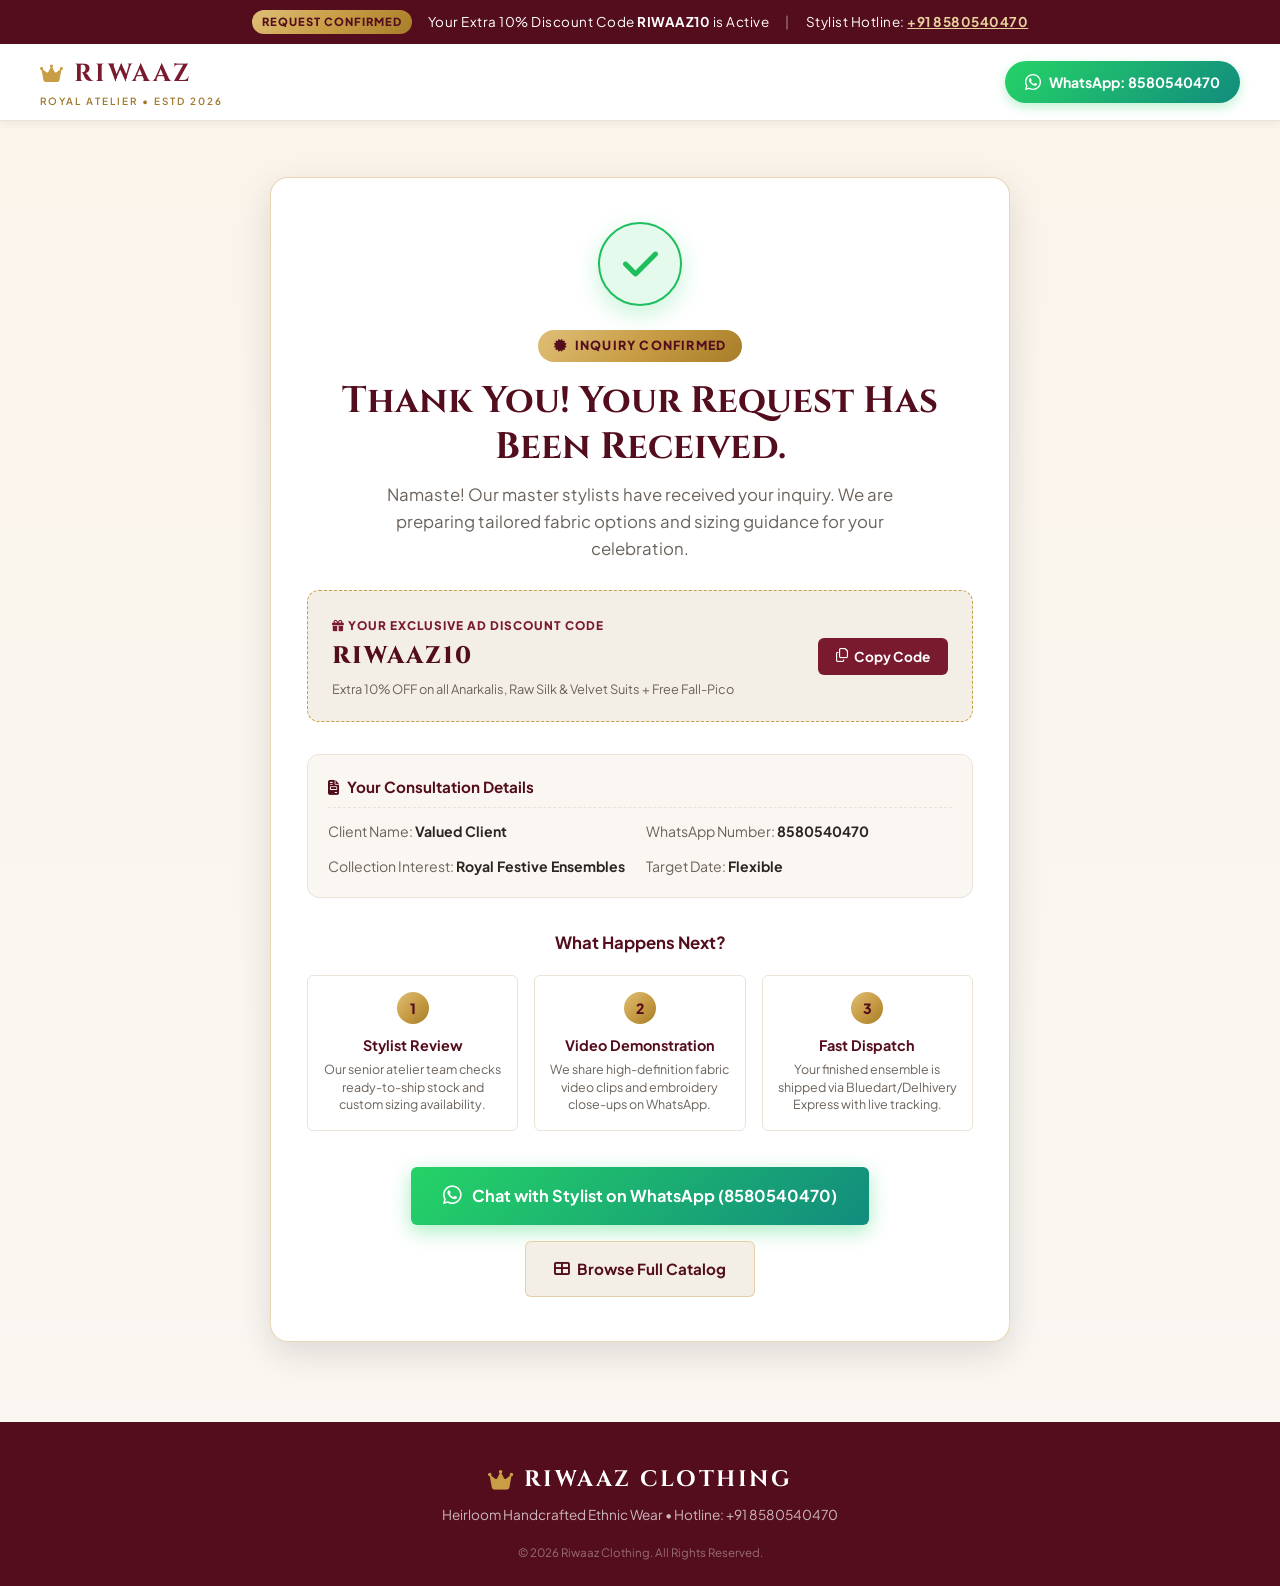
<file: lp/thank-you.html>
<!DOCTYPE html>
<html lang="en">
<head>
  <meta charset="UTF-8">
  <meta name="viewport" content="width=device-width, initial-scale=1.0, maximum-scale=5.0">
  <title>Thank You | Riwaaz Clothing - Request Received</title>
  <meta name="description" content="Thank you for your inquiry with Riwaaz Clothing. Your bespoke request and exclusive festive discount code have been received.">
  <meta name="robots" content="noindex, follow">

  <!-- Google Fonts & FontAwesome -->
  <link rel="preconnect" href="https://fonts.googleapis.com">
  <link rel="preconnect" href="https://fonts.gstatic.com" crossorigin>
  <link href="https://fonts.googleapis.com/css2?family=Cinzel:wght@600;700;800&family=Playfair+Display:ital,wght@0,600;0,700;1,400&family=Plus+Jakarta+Sans:wght@400;500;600;700&display=swap" rel="stylesheet">
  <link rel="stylesheet" href="https://cdnjs.cloudflare.com/ajax/libs/font-awesome/6.4.0/css/all.min.css">

  <!-- Landing Page Stylesheet -->
  <link rel="stylesheet" href="lp-style.css">

  <!-- Optional: Google Ads Conversion Tracking Tag Placeholder -->
  <!--
  <script>
    // Paste your Google Ads Event Snippet here:
    // gtag('event', 'conversion', {'send_to': 'AW-XXXXXXXXX/YYYYYYYYYYYY'});
  </script>
  -->
</head>
<body>

  <!-- Top Announcement Bar -->
  <div class="lp-topbar">
    <span class="lp-topbar-tag">REQUEST CONFIRMED</span>
    <span>Your Extra 10% Discount Code <strong>RIWAAZ10</strong> is Active</span>
    <span style="opacity: 0.5;">|</span>
    <span>Stylist Hotline: <a href="https://wa.me/918580540470" target="_blank">+91 8580540470</a></span>
  </div>

  <!-- Focused Header -->
  <header class="lp-header">
    <div class="container lp-header-inner">
      <a href="index.html" class="lp-logo" title="Riwaaz Clothing">
        <div class="lp-logo-main">
          <i class="fas fa-crown" style="color: var(--gold); font-size: 1.25rem;"></i>
          <span>RIWAAZ</span>
        </div>
        <span class="lp-logo-tagline">ROYAL ATELIER • ESTD 2026</span>
      </a>

      <div class="lp-header-actions">
        <a href="https://wa.me/918580540470" target="_blank" class="lp-btn-wa-header">
          <i class="fab fa-whatsapp" style="font-size: 1.15rem;"></i>
          <span>WhatsApp: 8580540470</span>
        </a>
      </div>
    </div>
  </header>

  <!-- Thank You Content Section -->
  <section class="lp-thankyou-section">
    <div class="container">
      <div class="lp-thankyou-card">
        <!-- Success Check Icon -->
        <div class="lp-thankyou-icon-wrap">
          <i class="fas fa-check"></i>
        </div>

        <div class="lp-thankyou-badge">
          <i class="fas fa-certificate text-gold"></i> INQUIRY CONFIRMED
        </div>

        <h1 class="lp-thankyou-title" id="thankYouTitle">
          Thank You! Your Request Has Been Received.
        </h1>

        <p class="lp-thankyou-subtitle" id="thankYouSubtitle">
          Namaste! Our master stylists have received your inquiry. We are preparing tailored fabric options and sizing guidance for your celebration.
        </p>

        <!-- Coupon Code Box -->
        <div class="lp-coupon-ticket">
          <div class="lp-ticket-info">
            <span class="lp-ticket-tag"><i class="fas fa-gift text-gold"></i> Your Exclusive Ad Discount Code</span>
            <div class="lp-ticket-code" id="promoCodeDisplay">RIWAAZ10</div>
            <span class="lp-ticket-desc">Extra 10% OFF on all Anarkalis, Raw Silk &amp; Velvet Suits + Free Fall-Pico</span>
          </div>
          <button class="lp-btn-copy-code" id="copyCodeBtn" onclick="copyPromoCode()">
            <i class="far fa-copy"></i>
            <span id="copyBtnText">Copy Code</span>
          </button>
        </div>

        <!-- Submitted Inquiry Summary -->
        <div class="lp-inquiry-summary">
          <h4><i class="fas fa-file-invoice text-gold"></i> Your Consultation Details</h4>
          <div class="lp-summary-grid">
            <div class="lp-summary-item">
              Client Name: <strong id="summaryName">Valued Client</strong>
            </div>
            <div class="lp-summary-item">
              WhatsApp Number: <strong id="summaryPhone">8580540470</strong>
            </div>
            <div class="lp-summary-item">
              Collection Interest: <strong id="summaryCategory">Royal Festive Ensembles</strong>
            </div>
            <div class="lp-summary-item">
              Target Date: <strong id="summaryDate">Flexible / Upcoming Event</strong>
            </div>
          </div>
        </div>

        <!-- 3 Steps of What Happens Next -->
        <div class="lp-next-steps">
          <h4>What Happens Next?</h4>
          <div class="lp-steps-grid">
            <div class="lp-step-item">
              <div class="lp-step-num">1</div>
              <h5>Stylist Review</h5>
              <p>Our senior atelier team checks ready-to-ship stock and custom sizing availability.</p>
            </div>
            <div class="lp-step-item">
              <div class="lp-step-num">2</div>
              <h5>Video Demonstration</h5>
              <p>We share high-definition fabric video clips and embroidery close-ups on WhatsApp.</p>
            </div>
            <div class="lp-step-item">
              <div class="lp-step-num">3</div>
              <h5>Fast Dispatch</h5>
              <p>Your finished ensemble is shipped via Bluedart/Delhivery Express with live tracking.</p>
            </div>
          </div>
        </div>

        <!-- Action Buttons -->
        <div class="lp-thankyou-actions">
          <a href="#" id="directWaChatBtn" target="_blank" class="lp-btn-wa-large">
            <i class="fab fa-whatsapp" style="font-size: 1.35rem;"></i>
            <span>Chat with Stylist on WhatsApp (8580540470)</span>
          </a>
          <a href="../collections.html" class="lp-btn-catalog-return">
            <i class="fas fa-th-large"></i>
            <span>Browse Full Catalog</span>
          </a>
        </div>
      </div>
    </div>
  </section>

  <!-- Minimal Footer -->
  <footer class="lp-footer">
    <div class="container">
      <div class="lp-logo-main" style="justify-content: center; color: #FFF; font-size: 1.4rem; margin-bottom: 6px;">
        <i class="fas fa-crown" style="color: var(--gold);"></i>
        <span>RIWAAZ CLOTHING</span>
      </div>
      <p style="color: rgba(255, 255, 255, 0.7); font-size: 0.85rem;">Heirloom Handcrafted Ethnic Wear • Hotline: +91 8580540470</p>
      <p style="color: rgba(255,255,255,0.4); font-size: 0.72rem; margin-top: 18px;">
        © 2026 Riwaaz Clothing. All Rights Reserved.
      </p>
    </div>
  </footer>

  <!-- Script to Populate Parameters and Wire WhatsApp -->
  <script>
    const urlParams = new URLSearchParams(window.location.search);
    const clientName = urlParams.get("name") || "";
    const clientPhone = urlParams.get("phone") || "8580540470";
    const category = urlParams.get("category") || "Royal Festive Ensembles";
    const neededDate = urlParams.get("date") || "Flexible";

    if (clientName) {
      document.getElementById("thankYouTitle").textContent = `Thank You, ${clientName}!`;
      document.getElementById("thankYouSubtitle").textContent = `Namaste ${clientName}! Your consultation request has been received. Our senior stylist is preparing your fabric options & custom sizing advice.`;
      document.getElementById("summaryName").textContent = clientName;
    }
    if (clientPhone) {
      document.getElementById("summaryPhone").textContent = clientPhone;
    }
    if (category) {
      document.getElementById("summaryCategory").textContent = category;
    }
    if (neededDate) {
      document.getElementById("summaryDate").textContent = neededDate;
    }

    // Build personalized WhatsApp link
    const waMessage = `
👑 *CONSULTATION CONFIRMED - RIWAAZ CLOTHING* 👑
------------------------------------------------
Hello Riwaaz Team, I just submitted my consultation form on your website:

👤 *Client Name*: ${clientName || "Valued Client"}
📞 *Contact Number*: ${clientPhone}
👗 *Interested In*: ${category}
📅 *Needed By*: ${neededDate}
🎟️ *Promo Code*: RIWAAZ10 (Extra 10% OFF)

Looking forward to connecting with your senior stylist!
    `.trim();

    const waLink = `https://wa.me/918580540470?text=${encodeURIComponent(waMessage)}`;
    document.getElementById("directWaChatBtn").href = waLink;

    // 1-Click Copy Code Function
    function copyPromoCode() {
      const code = document.getElementById("promoCodeDisplay").textContent.trim();
      navigator.clipboard.writeText(code).then(() => {
        const btnText = document.getElementById("copyBtnText");
        btnText.textContent = "Copied!";
        setTimeout(() => {
          btnText.textContent = "Copy Code";
        }, 2500);
      }).catch(() => {
        alert("Code: " + code);
      });
    }
  </script>
</body>
</html>
</file>
<file: css/style.css>
/* ==========================================================================
   Riwaaz Clothing - Luxury Indian Ethnic Wear
   Primary Color Palette: Royal Crimson, Antique Zari Gold, Raw Silk Ivory
   WhatsApp Integration: +91 8580540470
   ========================================================================== */

:root {
  /* Royal Color Palette */
  --primary: #7A1A2E;
  --primary-dark: #540D1D;
  --primary-light: #94253E;
  --primary-subtle: #FAF0F2;
  
  --gold: #C89D46;
  --gold-light: #E8D39E;
  --gold-dark: #9E7728;
  --gold-gradient: linear-gradient(135deg, #DFBF77 0%, #C89D46 50%, #A87D29 100%);
  --crimson-gradient: linear-gradient(135deg, #94253E 0%, #7A1A2E 50%, #4D0A18 100%);

  --bg-page: #FAF7F2;
  --surface: #FFFFFF;
  --surface-warm: #F4EFE6;
  --surface-cream: #FAF4EB;

  --text-main: #1B1617;
  --text-muted: #665D60;
  --text-light: #9B9194;
  --border-light: #EBE3D8;
  --border-gold: rgba(200, 157, 70, 0.35);

  --whatsapp: #25D366;
  --whatsapp-dark: #128C7E;
  --whatsapp-hover: #1EBE5D;
  --whatsapp-gradient: linear-gradient(135deg, #25D366 0%, #128C7E 100%);

  --danger: #D32F2F;
  --success: #2E7D32;

  /* Typography */
  --font-serif: 'Cinzel', 'Playfair Display', Georgia, serif;
  --font-sans: 'Plus Jakarta Sans', -apple-system, BlinkMacSystemFont, 'Segoe UI', Roboto, sans-serif;

  /* Shadows & Elevation */
  --shadow-sm: 0 2px 8px rgba(27, 22, 23, 0.04);
  --shadow-md: 0 6px 20px rgba(122, 26, 46, 0.08);
  --shadow-lg: 0 12px 36px rgba(27, 22, 23, 0.12);
  --shadow-gold: 0 8px 24px rgba(200, 157, 70, 0.25);
  --shadow-floating: 0 14px 40px rgba(0, 0, 0, 0.18);

  /* Transitions */
  --transition: all 0.3s cubic-bezier(0.25, 0.8, 0.25, 1);
  --transition-fast: all 0.18s ease;
  
  /* Radii */
  --radius-sm: 6px;
  --radius-md: 10px;
  --radius-lg: 18px;
  --radius-pill: 9999px;

  /* Layout */
  --header-height: 84px;
  --announcement-height: 38px;
  --container-max: 1320px;
}

/* Reset & Global */
*, *::before, *::after {
  box-sizing: border-box;
  margin: 0;
  padding: 0;
}

html {
  scroll-behavior: smooth;
  font-size: 16px;
}

body {
  font-family: var(--font-sans);
  background-color: var(--bg-page);
  color: var(--text-main);
  line-height: 1.6;
  overflow-x: hidden;
  -webkit-font-smoothing: antialiased;
}

img {
  max-width: 100%;
  height: auto;
  display: block;
}

a {
  color: inherit;
  text-decoration: none;
  transition: var(--transition);
}

button {
  cursor: pointer;
  font-family: inherit;
  border: none;
  outline: none;
  background: none;
  transition: var(--transition);
}

input, select, textarea {
  font-family: inherit;
  outline: none;
}

.container {
  width: 100%;
  max-width: var(--container-max);
  margin: 0 auto;
  padding: 0 24px;
}

/* Typography Helpers */
h1, h2, h3, h4, .serif-font {
  font-family: var(--font-serif);
  font-weight: 600;
  letter-spacing: 0.5px;
}

.text-gold { color: var(--gold); }
.text-crimson { color: var(--primary); }
.text-muted { color: var(--text-muted); }

/* ==========================================================================
   Announcement Bar
   ========================================================================== */
.announcement-bar {
  background: var(--crimson-gradient);
  color: #FFFDF9;
  font-size: 0.82rem;
  letter-spacing: 0.8px;
  text-transform: uppercase;
  height: var(--announcement-height);
  display: flex;
  align-items: center;
  justify-content: center;
  position: relative;
  z-index: 101;
  padding: 0 16px;
  border-bottom: 1px solid rgba(200, 157, 70, 0.4);
}

.announcement-content {
  display: flex;
  align-items: center;
  gap: 16px;
  font-weight: 500;
}

.announcement-badge {
  background: var(--gold-gradient);
  color: #2D1A06;
  padding: 2px 10px;
  border-radius: var(--radius-pill);
  font-weight: 700;
  font-size: 0.72rem;
  box-shadow: 0 2px 6px rgba(0,0,0,0.2);
}

.announcement-phone {
  display: inline-flex;
  align-items: center;
  gap: 6px;
  color: #FFF;
  text-decoration: underline;
  text-underline-offset: 3px;
  font-weight: 600;
}

/* ==========================================================================
   Header & Navigation
   ========================================================================== */
.header {
  position: sticky;
  top: 0;
  width: 100%;
  background: rgba(255, 255, 255, 0.96);
  backdrop-filter: blur(12px);
  -webkit-backdrop-filter: blur(12px);
  border-bottom: 1px solid var(--border-light);
  z-index: 100;
  box-shadow: var(--shadow-sm);
  transition: var(--transition);
}

.header-inner {
  display: flex;
  align-items: center;
  justify-content: space-between;
  height: var(--header-height);
  gap: 32px;
}

/* Brand Logo */
.logo {
  display: flex;
  flex-direction: column;
  align-items: flex-start;
  text-decoration: none;
  flex-shrink: 0;
}

.logo-main {
  font-family: var(--font-serif);
  font-size: 1.85rem;
  font-weight: 700;
  color: var(--primary);
  letter-spacing: 2.5px;
  line-height: 1;
  text-transform: uppercase;
  display: flex;
  align-items: center;
  gap: 8px;
}

.logo-crest {
  color: var(--gold);
  font-size: 1.4rem;
}

.logo-tagline {
  font-size: 0.65rem;
  letter-spacing: 3px;
  text-transform: uppercase;
  color: var(--gold-dark);
  font-weight: 600;
  margin-top: 4px;
}

/* Main Navigation Bar Container */
.main-nav {
  display: flex;
  align-items: center;
  justify-content: center;
  flex: 1;
  margin: 0 16px;
}

/* Main Navigation Links - Generous Spacing Between All Menus/Pages */
.nav-links {
  display: flex;
  align-items: center;
  justify-content: center;
  gap: 36px; /* Generous breathing room between all menu items */
  list-style: none;
  margin: 0 auto;
  padding: 0;
}

.nav-item {
  position: relative;
  flex-shrink: 0;
}

.nav-link {
  font-size: 0.88rem;
  font-weight: 600;
  color: var(--text-main);
  padding: 10px 18px; /* Generous clickable and visual hit-box for each menu */
  position: relative;
  letter-spacing: 1.2px;
  text-transform: uppercase;
  display: inline-flex;
  align-items: center;
  gap: 8px;
  border-radius: var(--radius-sm);
  white-space: nowrap; /* Prevents awkward multi-line text wrapping */
  transition: var(--transition);
}

.nav-link::after {
  content: '';
  position: absolute;
  bottom: 0;
  left: 18px;
  right: 18px;
  height: 2.5px;
  background: var(--gold-gradient);
  transition: var(--transition);
  border-radius: 2px;
  transform: scaleX(0);
  transform-origin: center;
}

.nav-link:hover {
  color: var(--primary);
  background: rgba(122, 26, 46, 0.04);
}

.nav-link:hover::after, .nav-link.active::after {
  transform: scaleX(1);
}

.nav-link.active {
  color: var(--primary);
  font-weight: 700;
  background: rgba(200, 157, 70, 0.08);
}

/* Dropdown Menu for Collections */
.dropdown-menu {
  position: absolute;
  top: 100%;
  left: 50%;
  transform: translateX(-50%) translateY(14px);
  background: #FFF;
  min-width: 260px;
  border-radius: var(--radius-md);
  box-shadow: var(--shadow-lg);
  border: 1px solid var(--border-gold);
  padding: 12px 0;
  opacity: 0;
  visibility: hidden;
  transition: var(--transition);
  z-index: 200;
}

.nav-item:hover .dropdown-menu {
  opacity: 1;
  visibility: visible;
  transform: translateX(-50%) translateY(0);
}

.dropdown-link {
  display: flex;
  align-items: center;
  justify-content: space-between;
  padding: 12px 24px;
  font-size: 0.88rem;
  font-weight: 500;
  color: var(--text-main);
  transition: var(--transition);
  text-transform: none;
  letter-spacing: 0.3px;
}

.dropdown-link:hover {
  background: var(--primary-subtle);
  color: var(--primary);
  padding-left: 28px;
}

.nav-badge {
  background: var(--primary);
  color: #FFF;
  font-size: 0.62rem;
  padding: 2px 7px;
  border-radius: var(--radius-pill);
  font-weight: 700;
  text-transform: uppercase;
  letter-spacing: 0.5px;
}

/* Header Utilities (Heart, Lock/Bag, and WhatsApp Icons) */
.header-actions {
  display: flex;
  align-items: center;
  gap: 22px; /* Generous breathing room between Heart, Lock, and WhatsApp */
  flex-shrink: 0;
}

.header-icon-btn {
  position: relative;
  width: 44px;
  height: 44px;
  display: flex;
  align-items: center;
  justify-content: center;
  border-radius: var(--radius-pill);
  background: var(--surface-warm);
  color: var(--text-main);
  font-size: 1.15rem;
  transition: var(--transition);
  border: 1px solid var(--border-light);
}

.header-icon-btn:hover {
  background: var(--primary-subtle);
  color: var(--primary);
  border-color: var(--border-gold);
  transform: translateY(-2px);
  box-shadow: var(--shadow-sm);
}

.badge-count {
  position: absolute;
  top: -3px;
  right: -3px;
  background: var(--primary);
  color: #FFF;
  font-size: 0.65rem;
  font-weight: 700;
  min-width: 18px;
  height: 18px;
  border-radius: var(--radius-pill);
  display: flex;
  align-items: center;
  justify-content: center;
  padding: 0 4px;
  border: 2px solid #FFF;
  box-shadow: 0 2px 6px rgba(0, 0, 0, 0.15);
  pointer-events: none;
}

.badge-count.pulse {
  animation: badgePop 0.3s cubic-bezier(0.175, 0.885, 0.32, 1.275);
}

@keyframes badgePop {
  0% { transform: scale(1); }
  50% { transform: scale(1.4); }
  100% { transform: scale(1); }
}

/* WhatsApp Header CTA */
.header-wa-btn {
  display: inline-flex;
  align-items: center;
  justify-content: center;
  gap: 10px;
  background: var(--whatsapp-gradient);
  color: #FFF;
  height: 44px;
  padding: 0 22px;
  border-radius: var(--radius-pill);
  font-size: 0.86rem;
  font-weight: 600;
  box-shadow: 0 4px 14px rgba(37, 211, 102, 0.3);
  letter-spacing: 0.4px;
  transition: var(--transition);
}

.header-wa-btn:hover {
  transform: translateY(-2px);
  box-shadow: 0 6px 20px rgba(37, 211, 102, 0.45);
  color: #FFF;
}

.header-wa-btn svg,
.header-wa-btn i {
  font-size: 1.2rem;
  fill: currentColor;
}

/* Mobile Hamburger */
.mobile-menu-btn {
  display: none;
  font-size: 1.5rem;
  color: var(--text-main);
}

/* ==========================================================================
   Hero Showcase Banner
   ========================================================================== */
.hero-section {
  position: relative;
  background: linear-gradient(180deg, #FAF4EB 0%, #FAF7F2 100%);
  padding: 40px 0 60px;
  overflow: hidden;
  border-bottom: 1px solid var(--border-light);
}

.hero-grid {
  display: grid;
  grid-template-columns: 1.15fr 0.85fr;
  align-items: center;
  gap: 48px;
}

.hero-content {
  position: relative;
  z-index: 2;
}

.hero-subtitle-tag {
  display: inline-flex;
  align-items: center;
  gap: 8px;
  background: rgba(200, 157, 70, 0.15);
  color: var(--primary-dark);
  border: 1px solid var(--border-gold);
  padding: 6px 16px;
  border-radius: var(--radius-pill);
  font-size: 0.82rem;
  font-weight: 700;
  text-transform: uppercase;
  letter-spacing: 1.5px;
  margin-bottom: 20px;
}

.hero-title {
  font-size: 3.2rem;
  line-height: 1.15;
  color: var(--primary-dark);
  margin-bottom: 20px;
}

.hero-title span.highlight {
  color: var(--gold-dark);
  position: relative;
  display: inline-block;
}

.hero-title span.highlight::after {
  content: '';
  position: absolute;
  bottom: 4px;
  left: 0;
  width: 100%;
  height: 6px;
  background: rgba(200, 157, 70, 0.25);
  z-index: -1;
  border-radius: 4px;
}

.hero-description {
  font-size: 1.12rem;
  color: var(--text-muted);
  margin-bottom: 32px;
  max-width: 580px;
  line-height: 1.7;
}

.hero-ctas {
  display: flex;
  align-items: center;
  flex-wrap: wrap;
  gap: 48px; /* Distinct, luxurious spacing between Explore Royal Edits and Custom Sizing & Bridal boxes */
  margin-top: 16px;
  margin-bottom: 56px;
}

.hero-ctas .btn-primary,
.hero-ctas .btn-wa-action {
  padding: 18px 42px;
  font-size: 1.02rem;
  font-weight: 600;
  letter-spacing: 0.6px;
  box-shadow: 0 6px 20px rgba(0, 0, 0, 0.1);
  min-width: 245px;
  justify-content: center;
  border-radius: var(--radius-sm);
  transition: var(--transition);
}

.btn-primary {
  display: inline-flex;
  align-items: center;
  justify-content: center;
  gap: 12px;
  background: var(--crimson-gradient);
  color: #FFF;
  padding: 16px 34px;
  border-radius: var(--radius-sm);
  font-weight: 600;
  font-size: 0.95rem;
  letter-spacing: 0.5px;
  box-shadow: var(--shadow-md);
  transition: var(--transition);
  border: 2px solid transparent;
}

.btn-primary:hover {
  transform: translateY(-3px);
  box-shadow: 0 10px 28px rgba(122, 26, 46, 0.4);
  color: #FFF;
}

.btn-secondary {
  display: inline-flex;
  align-items: center;
  justify-content: center;
  gap: 10px;
  background: var(--surface);
  color: var(--primary);
  border: 1.5px solid var(--primary);
  padding: 15px 32px;
  border-radius: var(--radius-sm);
  font-weight: 600;
  font-size: 0.95rem;
  letter-spacing: 0.5px;
  transition: var(--transition);
}

.btn-secondary:hover {
  background: var(--primary-subtle);
  transform: translateY(-2px);
}

.btn-wa-action {
  display: inline-flex;
  align-items: center;
  justify-content: center;
  gap: 12px;
  background: var(--whatsapp-gradient);
  color: #FFF;
  padding: 16px 34px;
  border-radius: var(--radius-sm);
  font-weight: 600;
  font-size: 0.95rem;
  box-shadow: 0 6px 20px rgba(37, 211, 102, 0.35);
  transition: var(--transition);
  border: 2px solid transparent;
}

.btn-wa-action:hover {
  transform: translateY(-3px);
  box-shadow: 0 10px 28px rgba(37, 211, 102, 0.55);
  color: #FFF;
}

/* Trust Bar under Hero - Clean, Well-Spaced Individual Cards */
.hero-trust-bar {
  display: grid;
  grid-template-columns: repeat(3, 1fr);
  gap: 16px;
  padding-top: 32px;
  border-top: 1px dashed var(--border-gold);
  width: 100%;
}

.trust-item {
  display: flex;
  align-items: center;
  gap: 12px;
  background: var(--surface);
  border: 1px solid var(--border-light);
  border-radius: var(--radius-md);
  padding: 14px 16px;
  box-shadow: var(--shadow-sm);
  transition: var(--transition);
}

.trust-item:hover {
  border-color: var(--border-gold);
  transform: translateY(-2px);
  box-shadow: var(--shadow-md);
}

.trust-item i {
  color: var(--gold-dark);
  font-size: 1.15rem;
  width: 36px;
  height: 36px;
  border-radius: var(--radius-pill);
  background: var(--surface-warm);
  display: flex;
  align-items: center;
  justify-content: center;
  flex-shrink: 0;
}

.trust-item span {
  font-size: 0.82rem;
  font-weight: 700;
  color: var(--text-main);
  line-height: 1.35;
}

/* Hero Visual Composition */
.hero-visual {
  position: relative;
  display: flex;
  justify-content: center;
}

.hero-main-card {
  position: relative;
  border-radius: var(--radius-lg);
  overflow: hidden;
  box-shadow: var(--shadow-lg);
  border: 4px solid #FFF;
  background: #EFE4D6;
  max-width: 440px;
  width: 100%;
  aspect-ratio: 3/4;
}

.hero-main-card img {
  width: 100%;
  height: 100%;
  object-fit: cover;
  transition: transform 0.6s ease;
}

.hero-main-card:hover img {
  transform: scale(1.04);
}

.hero-floating-badge {
  position: absolute;
  bottom: 24px;
  left: -24px;
  background: rgba(255, 255, 255, 0.95);
  backdrop-filter: blur(10px);
  border: 1px solid var(--border-gold);
  border-radius: var(--radius-md);
  padding: 14px 20px;
  box-shadow: var(--shadow-floating);
  display: flex;
  align-items: center;
  gap: 14px;
  max-width: 280px;
  animation: floatSlow 4s ease-in-out infinite alternate;
}

@keyframes floatSlow {
  0% { transform: translateY(0); }
  100% { transform: translateY(-8px); }
}

.hero-floating-badge .badge-icon {
  width: 42px;
  height: 42px;
  border-radius: var(--radius-pill);
  background: var(--primary-subtle);
  color: var(--primary);
  display: flex;
  align-items: center;
  justify-content: center;
  font-size: 1.2rem;
}

.hero-floating-badge .badge-text h5 {
  font-size: 0.88rem;
  font-weight: 700;
  color: var(--text-main);
  margin-bottom: 2px;
}

.hero-floating-badge .badge-text p {
  font-size: 0.75rem;
  color: var(--text-muted);
}

.hero-corner-tag {
  position: absolute;
  top: 20px;
  right: 20px;
  background: var(--gold-gradient);
  color: #2D1A06;
  font-size: 0.75rem;
  font-weight: 800;
  padding: 6px 14px;
  border-radius: var(--radius-pill);
  letter-spacing: 1px;
  text-transform: uppercase;
  box-shadow: var(--shadow-sm);
}

/* ==========================================================================
   Category Stories / Highlights Bar
   ========================================================================== */
.stories-section {
  padding: 40px 0 28px;
  background: var(--surface);
  border-bottom: 1px solid var(--border-light);
}

.stories-slider {
  display: flex;
  align-items: center;
  gap: 32px;
  overflow-x: auto;
  padding: 10px 14px 18px;
  scrollbar-width: thin;
  scrollbar-color: var(--gold-light) transparent;
}

.stories-slider::-webkit-scrollbar {
  height: 5px;
}
.stories-slider::-webkit-scrollbar-thumb {
  background: var(--gold-light);
  border-radius: 4px;
}

.story-item {
  display: flex;
  flex-direction: column;
  align-items: center;
  gap: 12px;
  min-width: 100px;
  cursor: pointer;
  text-decoration: none;
  transition: var(--transition);
}

.story-ring {
  width: 82px;
  height: 82px;
  border-radius: var(--radius-pill);
  padding: 3.5px;
  background: linear-gradient(135deg, var(--gold) 0%, var(--primary) 100%);
  display: flex;
  align-items: center;
  justify-content: center;
  transition: var(--transition);
}

.story-thumb {
  width: 100%;
  height: 100%;
  border-radius: var(--radius-pill);
  object-fit: cover;
  border: 2px solid #FFF;
}

.story-label {
  font-size: 0.82rem;
  font-weight: 600;
  color: var(--text-main);
  text-align: center;
  white-space: nowrap;
}

.story-item:hover .story-ring {
  transform: scale(1.08);
  box-shadow: var(--shadow-gold);
}

.story-item.active .story-label {
  color: var(--primary);
  font-weight: 700;
}

/* ==========================================================================
   Catalog Filter, Search & Grid
   ========================================================================== */
.catalog-section {
  padding: 60px 0 90px;
}

.section-header {
  text-align: center;
  margin-bottom: 48px;
}

.section-tag {
  font-size: 0.8rem;
  text-transform: uppercase;
  letter-spacing: 2.5px;
  color: var(--gold-dark);
  font-weight: 700;
  display: block;
  margin-bottom: 8px;
}

.section-title {
  font-size: 2.4rem;
  color: var(--primary-dark);
  margin-bottom: 14px;
}

.section-divider {
  width: 75px;
  height: 3px;
  background: var(--gold-gradient);
  margin: 14px auto 0;
  border-radius: 2px;
}

/* Filter Controls Bar */
.filter-bar {
  background: var(--surface);
  border-radius: var(--radius-md);
  border: 1px solid var(--border-light);
  padding: 24px 28px;
  margin-bottom: 44px;
  box-shadow: var(--shadow-sm);
  display: flex;
  flex-direction: column;
  gap: 20px;
}

.filter-top-row {
  display: flex;
  align-items: center;
  justify-content: space-between;
  flex-wrap: wrap;
  gap: 20px;
}

/* Search Box */
.search-wrapper {
  position: relative;
  flex: 1;
  min-width: 280px;
  max-width: 440px;
}

.search-input {
  width: 100%;
  padding: 12px 18px 12px 46px;
  background: var(--surface-warm);
  border: 1px solid var(--border-light);
  border-radius: var(--radius-pill);
  font-size: 0.92rem;
  color: var(--text-main);
  transition: var(--transition);
}

.search-input:focus {
  border-color: var(--primary);
  background: #FFF;
  box-shadow: 0 0 0 3px rgba(122, 26, 46, 0.1);
}

.search-icon {
  position: absolute;
  left: 16px;
  top: 50%;
  transform: translateY(-50%);
  color: var(--text-light);
  font-size: 1.05rem;
}

/* Category Filter Pills */
.category-pills {
  display: flex;
  align-items: center;
  gap: 12px;
  overflow-x: auto;
  padding: 4px 0 8px;
}

.filter-pill {
  padding: 9px 20px;
  border-radius: var(--radius-pill);
  background: var(--surface-warm);
  color: var(--text-main);
  font-size: 0.86rem;
  font-weight: 500;
  white-space: nowrap;
  border: 1px solid transparent;
  transition: var(--transition);
}

.filter-pill:hover {
  background: var(--primary-subtle);
  color: var(--primary);
}

.filter-pill.active {
  background: var(--primary);
  color: #FFF;
  border-color: var(--primary);
  box-shadow: var(--shadow-sm);
}

/* Dropdown Filters & Sort */
.filter-dropdowns {
  display: flex;
  align-items: center;
  flex-wrap: wrap;
  gap: 16px;
}

.filter-select {
  padding: 10px 18px;
  background: var(--surface-warm);
  border: 1px solid var(--border-light);
  border-radius: var(--radius-sm);
  font-size: 0.88rem;
  color: var(--text-main);
  cursor: pointer;
  transition: var(--transition);
}

.filter-select:hover, .filter-select:focus {
  border-color: var(--primary);
  background: #FFF;
}

.products-count-badge {
  font-size: 0.88rem;
  color: var(--text-muted);
  font-weight: 600;
  margin-left: auto;
}

/* ==========================================================================
   Product Card Layout
   ========================================================================== */
.product-grid {
  display: grid;
  grid-template-columns: repeat(4, 1fr);
  gap: 32px;
}

.product-card {
  background: var(--surface);
  border-radius: var(--radius-md);
  border: 1px solid var(--border-light);
  overflow: hidden;
  display: flex;
  flex-direction: column;
  transition: var(--transition);
  position: relative;
}

.product-card:hover {
  transform: translateY(-6px);
  box-shadow: var(--shadow-md);
  border-color: var(--border-gold);
}

/* Image Showcase */
.card-media {
  position: relative;
  width: 100%;
  aspect-ratio: 3/4;
  overflow: hidden;
  background: #F4EFE6;
  cursor: pointer;
}

.card-img-primary, .card-img-hover {
  width: 100%;
  height: 100%;
  object-fit: cover;
  transition: transform 0.6s ease, opacity 0.4s ease;
}

.card-img-hover {
  position: absolute;
  top: 0;
  left: 0;
  opacity: 0;
}

.product-card:hover .card-img-primary {
  transform: scale(1.04);
}

.product-card:hover .card-img-hover {
  opacity: 1;
  transform: scale(1.04);
}

/* Badges on Product Image */
.card-badges {
  position: absolute;
  top: 12px;
  left: 12px;
  display: flex;
  flex-direction: column;
  gap: 6px;
  z-index: 3;
}

.badge-tag {
  padding: 4px 11px;
  border-radius: var(--radius-pill);
  font-size: 0.68rem;
  font-weight: 700;
  letter-spacing: 0.5px;
  text-transform: uppercase;
}

.badge-discount {
  background: var(--primary);
  color: #FFF;
}

.badge-new {
  background: var(--gold-gradient);
  color: #2D1A06;
}

.badge-bestseller {
  background: #1B1617;
  color: #FFF;
}

/* Wishlist Button */
.card-wishlist-btn {
  position: absolute;
  top: 12px;
  right: 12px;
  width: 38px;
  height: 38px;
  background: rgba(255, 255, 255, 0.9);
  backdrop-filter: blur(4px);
  border-radius: var(--radius-pill);
  display: flex;
  align-items: center;
  justify-content: center;
  color: var(--text-main);
  font-size: 1.1rem;
  box-shadow: var(--shadow-sm);
  z-index: 3;
  transition: var(--transition);
}

.card-wishlist-btn:hover, .card-wishlist-btn.active {
  background: #FFF;
  color: var(--primary);
  transform: scale(1.12);
}

.card-wishlist-btn.active i {
  font-weight: 900;
  color: var(--primary);
}

/* Quick Actions Overlay */
.card-quick-actions {
  position: absolute;
  bottom: 0;
  left: 0;
  width: 100%;
  display: flex;
  gap: 10px;
  padding: 14px;
  background: linear-gradient(180deg, transparent 0%, rgba(0, 0, 0, 0.65) 100%);
  transform: translateY(100%);
  opacity: 0;
  transition: var(--transition);
  z-index: 4;
}

.product-card:hover .card-quick-actions {
  transform: translateY(0);
  opacity: 1;
}

.btn-card-quick {
  flex: 1;
  background: rgba(255, 255, 255, 0.95);
  color: var(--text-main);
  font-size: 0.8rem;
  font-weight: 600;
  padding: 10px 8px;
  border-radius: var(--radius-sm);
  display: flex;
  align-items: center;
  justify-content: center;
  gap: 6px;
  backdrop-filter: blur(4px);
}

.btn-card-quick:hover {
  background: var(--primary);
  color: #FFF;
}

/* Card Body Content */
.card-body {
  padding: 20px 18px 20px;
  display: flex;
  flex-direction: column;
  flex: 1;
}

.card-meta {
  display: flex;
  align-items: center;
  justify-content: space-between;
  margin-bottom: 8px;
}

.card-category {
  font-size: 0.72rem;
  text-transform: uppercase;
  color: var(--gold-dark);
  font-weight: 700;
  letter-spacing: 1px;
}

.card-rating {
  display: flex;
  align-items: center;
  gap: 4px;
  font-size: 0.78rem;
  color: var(--text-muted);
}

.card-rating i {
  color: #E6A100;
}

.card-title {
  font-size: 1.05rem;
  font-weight: 600;
  color: var(--text-main);
  margin-bottom: 8px;
  line-height: 1.4;
  display: -webkit-box;
  -webkit-line-clamp: 2;
  -webkit-box-orient: vertical;
  overflow: hidden;
  height: 2.8em;
}

.card-title a:hover {
  color: var(--primary);
}

.card-fabric {
  font-size: 0.82rem;
  color: var(--text-muted);
  margin-bottom: 14px;
}

/* Price Row */
.card-price-row {
  display: flex;
  align-items: baseline;
  gap: 10px;
  margin-bottom: 18px;
  margin-top: auto;
}

.card-price {
  font-size: 1.25rem;
  font-weight: 700;
  color: var(--primary);
}

.card-compare-price {
  font-size: 0.88rem;
  color: var(--text-light);
  text-decoration: line-through;
}

.card-save-tag {
  font-size: 0.72rem;
  color: var(--success);
  font-weight: 700;
  margin-left: auto;
}

/* Dedicated Card Action Buttons */
.card-actions {
  display: grid;
  grid-template-columns: 1fr 1fr;
  gap: 12px;
}

.btn-card-bag {
  display: flex;
  align-items: center;
  justify-content: center;
  gap: 6px;
  background: var(--surface-warm);
  color: var(--primary);
  border: 1px solid var(--primary);
  font-size: 0.84rem;
  font-weight: 600;
  padding: 10px 12px;
  border-radius: var(--radius-sm);
  transition: var(--transition);
}

.btn-card-bag:hover {
  background: var(--primary);
  color: #FFF;
}

.btn-card-wa {
  display: flex;
  align-items: center;
  justify-content: center;
  gap: 6px;
  background: var(--whatsapp-gradient);
  color: #FFF;
  font-size: 0.84rem;
  font-weight: 600;
  padding: 10px 12px;
  border-radius: var(--radius-sm);
  box-shadow: 0 2px 8px rgba(37, 211, 102, 0.25);
  transition: var(--transition);
}

.btn-card-wa:hover {
  filter: brightness(1.05);
  box-shadow: 0 4px 12px rgba(37, 211, 102, 0.4);
}

/* Empty State */
.empty-catalog {
  grid-column: 1 / -1;
  text-align: center;
  padding: 70px 24px;
  background: var(--surface);
  border-radius: var(--radius-md);
  border: 1px dashed var(--border-gold);
}

.empty-catalog i {
  font-size: 3.2rem;
  color: var(--gold);
  margin-bottom: 16px;
}

/* ==========================================================================
   Craftsmanship & Brand Story Section
   ========================================================================== */
.craft-section {
  padding: 90px 0;
  background: var(--surface-cream);
  border-top: 1px solid var(--border-light);
  border-bottom: 1px solid var(--border-light);
}

.craft-grid {
  display: grid;
  grid-template-columns: 1fr 1fr;
  gap: 64px;
  align-items: center;
}

.craft-content h4 {
  color: var(--gold-dark);
  font-size: 0.85rem;
  letter-spacing: 2px;
  text-transform: uppercase;
  margin-bottom: 12px;
}

.craft-content h2 {
  font-size: 2.6rem;
  color: var(--primary-dark);
  margin-bottom: 24px;
  line-height: 1.25;
}

.craft-content p {
  color: var(--text-muted);
  font-size: 1.02rem;
  margin-bottom: 28px;
  line-height: 1.8;
}

.craft-features {
  display: grid;
  grid-template-columns: 1fr 1fr;
  gap: 28px;
  margin-bottom: 36px;
}

.craft-feat-item {
  display: flex;
  align-items: flex-start;
  gap: 16px;
}

.craft-feat-icon {
  width: 44px;
  height: 44px;
  border-radius: var(--radius-pill);
  background: var(--surface);
  border: 1px solid var(--border-gold);
  color: var(--gold-dark);
  display: flex;
  align-items: center;
  justify-content: center;
  font-size: 1.15rem;
  flex-shrink: 0;
}

.craft-feat-text h5 {
  font-size: 0.95rem;
  font-weight: 700;
  color: var(--text-main);
  margin-bottom: 4px;
}

.craft-feat-text p {
  font-size: 0.82rem;
  color: var(--text-muted);
  margin-bottom: 0;
  line-height: 1.45;
}

.craft-visual {
  position: relative;
}

.craft-img-wrapper {
  position: relative;
  border-radius: var(--radius-lg);
  overflow: hidden;
  box-shadow: var(--shadow-lg);
  border: 6px solid #FFF;
}

.craft-badge-quote {
  position: absolute;
  bottom: -20px;
  right: -20px;
  background: var(--crimson-gradient);
  color: #FFF;
  padding: 24px 28px;
  border-radius: var(--radius-md);
  box-shadow: var(--shadow-md);
  max-width: 300px;
  border: 1px solid rgba(200, 157, 70, 0.4);
}

.craft-badge-quote p {
  font-family: var(--font-serif);
  font-size: 0.95rem;
  font-style: italic;
  line-height: 1.55;
  margin-bottom: 10px;
}

.craft-badge-quote span {
  font-size: 0.75rem;
  color: var(--gold-light);
  letter-spacing: 1px;
  text-transform: uppercase;
  font-weight: 700;
}

/* ==========================================================================
   Custom Bridal & WhatsApp Order Banner
   ========================================================================== */
.custom-order-banner {
  padding: 80px 0;
  background: var(--crimson-gradient);
  color: #FFF;
  position: relative;
  overflow: hidden;
}

.custom-order-banner::before {
  content: 'RIWAAZ';
  position: absolute;
  right: -5%;
  top: 50%;
  transform: translateY(-50%);
  font-family: var(--font-serif);
  font-size: 15vw;
  font-weight: 900;
  color: rgba(255, 255, 255, 0.03);
  pointer-events: none;
  line-height: 1;
}

.custom-banner-grid {
  display: grid;
  grid-template-columns: 1.2fr 0.8fr;
  align-items: center;
  gap: 50px;
  position: relative;
  z-index: 2;
}

.custom-banner-text h2 {
  font-size: 2.5rem;
  color: #FFFDF9;
  margin-bottom: 20px;
  line-height: 1.2;
}

.custom-banner-text p {
  font-size: 1.05rem;
  color: #F8E8EB;
  margin-bottom: 28px;
  line-height: 1.7;
}

.custom-banner-actions {
  display: flex;
  align-items: center;
  flex-wrap: wrap;
  gap: 24px;
}

.btn-wa-large {
  display: inline-flex;
  align-items: center;
  gap: 12px;
  background: var(--whatsapp-gradient);
  color: #FFF;
  font-size: 1.05rem;
  font-weight: 700;
  padding: 16px 36px;
  border-radius: var(--radius-pill);
  box-shadow: 0 6px 20px rgba(37, 211, 102, 0.45);
  letter-spacing: 0.5px;
}

.btn-wa-large:hover {
  transform: translateY(-3px);
  box-shadow: 0 10px 28px rgba(37, 211, 102, 0.6);
  color: #FFF;
}

.custom-banner-card {
  background: rgba(255, 255, 255, 0.1);
  backdrop-filter: blur(12px);
  border: 1px solid rgba(200, 157, 70, 0.4);
  border-radius: var(--radius-lg);
  padding: 36px;
}

.custom-banner-card h4 {
  font-size: 1.25rem;
  color: var(--gold-light);
  margin-bottom: 18px;
}

.custom-perks {
  list-style: none;
  display: flex;
  flex-direction: column;
  gap: 16px;
}

.custom-perks li {
  display: flex;
  align-items: center;
  gap: 14px;
  font-size: 0.95rem;
  color: #FFFDF9;
  line-height: 1.45;
}

.custom-perks li i {
  color: var(--gold);
}

/* ==========================================================================
   Customer Reviews & Testimonials
   ========================================================================== */
.reviews-section {
  padding: 80px 0;
  background: var(--surface);
}

.reviews-grid {
  display: grid;
  grid-template-columns: repeat(4, 1fr);
  gap: 28px;
  margin-top: 44px;
}

.review-card {
  background: var(--bg-page);
  border-radius: var(--radius-md);
  padding: 28px 24px;
  border: 1px solid var(--border-light);
  display: flex;
  flex-direction: column;
  transition: var(--transition);
}

.review-card:hover {
  transform: translateY(-4px);
  border-color: var(--border-gold);
  box-shadow: var(--shadow-sm);
}

.review-stars {
  color: #E6A100;
  margin-bottom: 16px;
  font-size: 0.92rem;
}

.review-text {
  font-size: 0.9rem;
  color: var(--text-muted);
  line-height: 1.65;
  margin-bottom: 22px;
  font-style: italic;
  flex: 1;
}

.review-author {
  display: flex;
  align-items: center;
  justify-content: space-between;
  border-top: 1px solid var(--border-light);
  padding-top: 16px;
}

.author-info h5 {
  font-size: 0.92rem;
  font-weight: 700;
  color: var(--text-main);
  margin-bottom: 3px;
}

.author-info span {
  font-size: 0.78rem;
  color: var(--text-light);
}

.verified-badge {
  display: inline-flex;
  align-items: center;
  gap: 6px;
  font-size: 0.72rem;
  color: var(--success);
  font-weight: 600;
}

/* ==========================================================================
   FAQ Section Accordion
   ========================================================================== */
.faq-section {
  padding: 80px 0;
  background: var(--surface-warm);
}

.faq-container {
  max-width: 860px;
  margin: 44px auto 0;
}

.faq-item {
  background: var(--surface);
  border: 1px solid var(--border-light);
  border-radius: var(--radius-sm);
  margin-bottom: 16px;
  overflow: hidden;
  transition: var(--transition);
}

.faq-item.active {
  border-color: var(--border-gold);
  box-shadow: var(--shadow-sm);
}

.faq-header {
  padding: 22px 28px;
  display: flex;
  align-items: center;
  justify-content: space-between;
  cursor: pointer;
  user-select: none;
}

.faq-header h4 {
  font-size: 1.02rem;
  color: var(--text-main);
  font-weight: 600;
}

.faq-icon {
  font-size: 1rem;
  color: var(--primary);
  transition: transform 0.3s ease;
}

.faq-item.active .faq-icon {
  transform: rotate(180deg);
}

.faq-body {
  max-height: 0;
  overflow: hidden;
  transition: max-height 0.35s ease-out;
}

.faq-body-inner {
  padding: 6px 28px 24px;
  font-size: 0.92rem;
  color: var(--text-muted);
  line-height: 1.75;
}

/* ==========================================================================
   Footer
   ========================================================================== */
.footer {
  background: #140E10;
  color: #D1C5C7;
  padding: 80px 0 28px;
  border-top: 3px solid var(--gold);
}

.footer-top {
  display: grid;
  grid-template-columns: 1.4fr 0.9fr 0.9fr 1.2fr;
  gap: 48px;
  margin-bottom: 60px;
}

.footer-brand .logo-main {
  color: #FFF;
}

.footer-brand p {
  font-size: 0.9rem;
  margin: 18px 0 24px;
  line-height: 1.7;
  color: #A89E9F;
  max-width: 340px;
}

.footer-contact-item {
  display: flex;
  align-items: center;
  gap: 12px;
  font-size: 0.92rem;
  color: #FFFDF9;
  margin-bottom: 14px;
}

.footer-contact-item i {
  color: var(--gold);
}

.footer-col h4 {
  color: var(--gold-light);
  font-size: 1.1rem;
  margin-bottom: 22px;
  letter-spacing: 0.5px;
}

.footer-links {
  list-style: none;
  display: flex;
  flex-direction: column;
  gap: 14px;
}

.footer-links a {
  color: #A89E9F;
  font-size: 0.88rem;
}

.footer-links a:hover {
  color: var(--gold-light);
  padding-left: 6px;
}

.footer-wa-card {
  background: rgba(255, 255, 255, 0.04);
  border: 1px solid rgba(200, 157, 70, 0.25);
  border-radius: var(--radius-md);
  padding: 24px;
}

.footer-wa-card p {
  font-size: 0.85rem;
  color: #C0B5B7;
  margin-bottom: 16px;
  line-height: 1.55;
}

.footer-bottom {
  padding-top: 28px;
  border-top: 1px solid rgba(255, 255, 255, 0.08);
  display: flex;
  align-items: center;
  justify-content: space-between;
  flex-wrap: wrap;
  gap: 18px;
  font-size: 0.82rem;
  color: #7D7375;
}

/* ==========================================================================
   Slide-Out Drawers (Bag & Wishlist)
   ========================================================================== */
.drawer-overlay {
  position: fixed;
  inset: 0;
  background: rgba(0, 0, 0, 0.55);
  backdrop-filter: blur(4px);
  z-index: 1000;
  opacity: 0;
  visibility: hidden;
  transition: opacity 0.3s ease, visibility 0.3s ease;
}

.drawer-overlay.active {
  opacity: 1;
  visibility: visible;
}

.drawer {
  position: fixed;
  top: 0;
  right: 0;
  width: 100%;
  max-width: 440px;
  height: 100%;
  background: var(--surface);
  z-index: 1001;
  display: flex;
  flex-direction: column;
  box-shadow: -6px 0 30px rgba(0, 0, 0, 0.2);
  transform: translateX(100%);
  transition: transform 0.35s cubic-bezier(0.25, 0.8, 0.25, 1);
}

.drawer.active {
  transform: translateX(0);
}

.drawer-header {
  padding: 20px 24px;
  border-bottom: 1px solid var(--border-light);
  display: flex;
  align-items: center;
  justify-content: space-between;
  background: var(--surface-warm);
}

.drawer-header h3 {
  font-size: 1.25rem;
  color: var(--primary-dark);
  display: flex;
  align-items: center;
  gap: 8px;
}

.drawer-close {
  width: 40px;
  height: 40px;
  border-radius: var(--radius-pill);
  display: flex;
  align-items: center;
  justify-content: center;
  font-size: 1.25rem;
  color: var(--text-main);
  background: #FFF;
  box-shadow: var(--shadow-sm);
  cursor: pointer;
  border: 1px solid var(--border-light);
  transition: var(--transition);
  position: relative;
  z-index: 10;
  touch-action: manipulation;
  user-select: none;
}

.drawer-close i {
  pointer-events: none;
}

.drawer-close:hover {
  background: var(--primary);
  color: #FFF;
  border-color: var(--primary);
  transform: scale(1.08);
}

/* Free Shipping Bar inside Cart */
.shipping-progress-container {
  padding: 12px 24px;
  background: #FFF;
  border-bottom: 1px solid var(--border-light);
}

.shipping-progress-text {
  font-size: 0.78rem;
  font-weight: 600;
  color: var(--text-main);
  display: flex;
  align-items: center;
  justify-content: space-between;
  margin-bottom: 6px;
}

.shipping-progress-bar {
  width: 100%;
  height: 6px;
  background: var(--border-light);
  border-radius: 4px;
  overflow: hidden;
}

.shipping-progress-fill {
  height: 100%;
  background: var(--gold-gradient);
  transition: width 0.4s ease;
}

/* Cart Items List */
.drawer-body {
  flex: 1;
  overflow-y: auto;
  padding: 20px 24px;
  display: flex;
  flex-direction: column;
  gap: 16px;
}

.cart-item {
  display: grid;
  grid-template-columns: 74px 1fr auto;
  gap: 14px;
  padding-bottom: 16px;
  border-bottom: 1px solid var(--border-light);
}

.cart-item-thumb {
  width: 74px;
  height: 96px;
  border-radius: var(--radius-sm);
  object-fit: cover;
  background: var(--surface-warm);
}

.cart-item-info {
  display: flex;
  flex-direction: column;
}

.cart-item-title {
  font-size: 0.9rem;
  font-weight: 600;
  color: var(--text-main);
  margin-bottom: 4px;
  line-height: 1.3;
}

.cart-item-variant {
  font-size: 0.75rem;
  color: var(--text-muted);
  margin-bottom: 8px;
}

.cart-item-price {
  font-size: 0.92rem;
  font-weight: 700;
  color: var(--primary);
  margin-top: auto;
}

.cart-item-controls {
  display: flex;
  flex-direction: column;
  align-items: flex-end;
  justify-content: space-between;
}

.cart-qty-stepper {
  display: flex;
  align-items: center;
  border: 1px solid var(--border-light);
  border-radius: var(--radius-sm);
  overflow: hidden;
  background: var(--surface-warm);
}

.cart-qty-btn {
  width: 26px;
  height: 26px;
  display: flex;
  align-items: center;
  justify-content: center;
  font-size: 0.85rem;
  color: var(--text-main);
}

.cart-qty-btn:hover {
  background: #FFF;
  color: var(--primary);
}

.cart-qty-val {
  width: 28px;
  text-align: center;
  font-size: 0.82rem;
  font-weight: 600;
}

.cart-item-remove {
  color: var(--text-light);
  font-size: 0.85rem;
  padding: 4px;
}

.cart-item-remove:hover {
  color: var(--danger);
}

/* Empty Drawer State */
.drawer-empty {
  text-align: center;
  padding: 50px 20px;
  display: flex;
  flex-direction: column;
  align-items: center;
  gap: 14px;
}

.drawer-empty i {
  font-size: 3.5rem;
  color: var(--gold);
}

.drawer-empty h4 {
  font-size: 1.15rem;
  color: var(--text-main);
}

.drawer-empty p {
  font-size: 0.85rem;
  color: var(--text-muted);
}

/* Cart Footer / Checkout */
.drawer-footer {
  padding: 20px 24px;
  border-top: 1px solid var(--border-light);
  background: var(--surface-warm);
  display: flex;
  flex-direction: column;
  gap: 14px;
}

.coupon-row {
  display: flex;
  gap: 8px;
}

.coupon-input {
  flex: 1;
  padding: 8px 14px;
  border: 1px solid var(--border-light);
  border-radius: var(--radius-sm);
  font-size: 0.85rem;
  text-transform: uppercase;
  background: #FFF;
}

.btn-coupon {
  padding: 8px 16px;
  background: var(--primary);
  color: #FFF;
  font-size: 0.82rem;
  font-weight: 600;
  border-radius: var(--radius-sm);
}

.cart-summary-line {
  display: flex;
  align-items: center;
  justify-content: space-between;
  font-size: 0.88rem;
  color: var(--text-muted);
}

.cart-summary-total {
  font-size: 1.12rem;
  font-weight: 700;
  color: var(--text-main);
  border-top: 1px dashed var(--border-light);
  padding-top: 10px;
  margin-top: 4px;
}

.btn-cart-wa-checkout {
  width: 100%;
  display: flex;
  align-items: center;
  justify-content: center;
  gap: 10px;
  background: var(--whatsapp-gradient);
  color: #FFF;
  padding: 14px;
  border-radius: var(--radius-sm);
  font-size: 1rem;
  font-weight: 700;
  box-shadow: 0 4px 16px rgba(37, 211, 102, 0.4);
  letter-spacing: 0.3px;
}

.btn-cart-wa-checkout:hover {
  transform: translateY(-2px);
  box-shadow: 0 6px 22px rgba(37, 211, 102, 0.55);
}

/* ==========================================================================
   Modals (Quick View, Size Guide, Custom Order)
   ========================================================================== */
.modal-overlay {
  position: fixed;
  inset: 0;
  background: rgba(0, 0, 0, 0.65);
  backdrop-filter: blur(5px);
  z-index: 1050;
  display: flex;
  align-items: center;
  justify-content: center;
  padding: 20px;
  opacity: 0;
  visibility: hidden;
  transition: opacity 0.3s ease, visibility 0.3s ease;
}

.modal-overlay.active {
  opacity: 1;
  visibility: visible;
}

.modal-dialog {
  background: var(--surface);
  border-radius: var(--radius-md);
  width: 100%;
  max-width: 860px;
  max-height: 90vh;
  overflow-y: auto;
  position: relative;
  box-shadow: var(--shadow-floating);
  transform: scale(0.95);
  transition: transform 0.3s cubic-bezier(0.175, 0.885, 0.32, 1.275);
}

.modal-container {
  display: none;
}

.modal-container.active {
  display: block;
}


.modal-overlay.active .modal-dialog {
  transform: scale(1);
}

.modal-close-btn {
  position: absolute;
  top: 16px;
  right: 16px;
  width: 36px;
  height: 36px;
  border-radius: var(--radius-pill);
  background: rgba(0, 0, 0, 0.05);
  display: flex;
  align-items: center;
  justify-content: center;
  font-size: 1.2rem;
  color: var(--text-main);
  z-index: 10;
}

.modal-close-btn:hover {
  background: var(--primary);
  color: #FFF;
}

/* Quick View Specific Layout */
.qv-grid {
  display: grid;
  grid-template-columns: 1fr 1.15fr;
  gap: 32px;
  padding: 32px;
}

.qv-gallery {
  display: flex;
  flex-direction: column;
  gap: 12px;
}

.qv-main-img-wrap {
  width: 100%;
  aspect-ratio: 3/4;
  border-radius: var(--radius-sm);
  overflow: hidden;
  background: var(--surface-warm);
}

.qv-main-img {
  width: 100%;
  height: 100%;
  object-fit: cover;
}

.qv-thumbs {
  display: flex;
  gap: 8px;
  overflow-x: auto;
}

.qv-thumb {
  width: 64px;
  height: 80px;
  border-radius: 4px;
  object-fit: cover;
  cursor: pointer;
  border: 2px solid transparent;
  transition: var(--transition);
}

.qv-thumb.active, .qv-thumb:hover {
  border-color: var(--primary);
}

.qv-details {
  display: flex;
  flex-direction: column;
}

.qv-tag {
  font-size: 0.72rem;
  font-weight: 700;
  text-transform: uppercase;
  color: var(--gold-dark);
  letter-spacing: 1px;
  margin-bottom: 6px;
}

.qv-title {
  font-size: 1.5rem;
  color: var(--text-main);
  margin-bottom: 8px;
}

.qv-price-row {
  display: flex;
  align-items: baseline;
  gap: 12px;
  margin-bottom: 16px;
}

.qv-price {
  font-size: 1.45rem;
  font-weight: 700;
  color: var(--primary);
}

.qv-compare {
  font-size: 1rem;
  text-decoration: line-through;
  color: var(--text-light);
}

.qv-discount {
  font-size: 0.8rem;
  background: var(--primary-subtle);
  color: var(--primary);
  font-weight: 700;
  padding: 3px 8px;
  border-radius: var(--radius-pill);
}

.qv-desc {
  font-size: 0.88rem;
  color: var(--text-muted);
  line-height: 1.6;
  margin-bottom: 20px;
}

/* Size Selection */
.qv-size-section {
  margin-bottom: 20px;
}

.qv-size-header {
  display: flex;
  align-items: center;
  justify-content: space-between;
  margin-bottom: 10px;
  font-size: 0.85rem;
  font-weight: 600;
}

.btn-size-guide-link {
  color: var(--primary);
  text-decoration: underline;
  cursor: pointer;
  font-size: 0.8rem;
}

.qv-sizes-row {
  display: flex;
  flex-wrap: wrap;
  gap: 8px;
}

.qv-size-btn {
  padding: 8px 16px;
  border: 1px solid var(--border-light);
  border-radius: var(--radius-sm);
  background: var(--surface);
  font-size: 0.85rem;
  font-weight: 600;
  color: var(--text-main);
  transition: var(--transition);
}

.qv-size-btn:hover {
  border-color: var(--primary);
  color: var(--primary);
}

.qv-size-btn.active {
  background: var(--primary);
  color: #FFF;
  border-color: var(--primary);
}

/* Quick View Actions */
.qv-action-buttons {
  display: flex;
  flex-direction: column;
  gap: 10px;
  margin-top: 10px;
  margin-bottom: 20px;
}

.btn-qv-wa {
  display: flex;
  align-items: center;
  justify-content: center;
  gap: 10px;
  background: var(--whatsapp-gradient);
  color: #FFF;
  padding: 13px;
  border-radius: var(--radius-sm);
  font-weight: 700;
  font-size: 0.95rem;
  box-shadow: 0 4px 14px rgba(37, 211, 102, 0.35);
}

.btn-qv-wa:hover {
  transform: translateY(-2px);
  box-shadow: 0 6px 20px rgba(37, 211, 102, 0.5);
}

.btn-qv-bag {
  display: flex;
  align-items: center;
  justify-content: center;
  gap: 10px;
  background: var(--crimson-gradient);
  color: #FFF;
  padding: 13px;
  border-radius: var(--radius-sm);
  font-weight: 600;
  font-size: 0.95rem;
}

.btn-qv-bag:hover {
  transform: translateY(-2px);
  box-shadow: var(--shadow-md);
}

/* Specs Accordion in Modal */
.qv-specs-list {
  border-top: 1px solid var(--border-light);
  padding-top: 16px;
  list-style: none;
  display: flex;
  flex-direction: column;
  gap: 8px;
}

.qv-specs-list li {
  font-size: 0.82rem;
  color: var(--text-muted);
  display: flex;
  align-items: center;
  gap: 8px;
}

.qv-specs-list li i {
  color: var(--gold);
}

/* Size Guide Modal Specifics */
.size-guide-modal {
  padding: 36px;
}

.size-guide-modal h3 {
  font-size: 1.6rem;
  color: var(--primary-dark);
  margin-bottom: 6px;
}

.size-tabs {
  display: flex;
  gap: 10px;
  margin: 18px 0;
}

.size-tab-btn {
  padding: 8px 18px;
  border-radius: var(--radius-pill);
  background: var(--surface-warm);
  font-size: 0.85rem;
  font-weight: 600;
  color: var(--text-main);
}

.size-tab-btn.active {
  background: var(--primary);
  color: #FFF;
}

.size-table-wrap {
  overflow-x: auto;
  margin-bottom: 24px;
}

.size-table {
  width: 100%;
  border-collapse: collapse;
  text-align: left;
  font-size: 0.88rem;
}

.size-table th {
  background: var(--primary-subtle);
  color: var(--primary-dark);
  padding: 12px 16px;
  font-weight: 700;
  border-bottom: 2px solid var(--border-gold);
}

.size-table td {
  padding: 12px 16px;
  border-bottom: 1px solid var(--border-light);
  color: var(--text-main);
}

/* Custom Order Modal Specifics */
.custom-order-modal {
  padding: 36px;
}

.custom-order-modal h3 {
  font-size: 1.6rem;
  color: var(--primary-dark);
  margin-bottom: 8px;
}

.form-group {
  margin-bottom: 16px;
}

.form-label {
  display: block;
  font-size: 0.85rem;
  font-weight: 600;
  margin-bottom: 6px;
  color: var(--text-main);
}

.form-input, .form-textarea, .form-select-full {
  width: 100%;
  padding: 11px 16px;
  border: 1px solid var(--border-light);
  border-radius: var(--radius-sm);
  background: var(--surface-warm);
  font-size: 0.9rem;
  color: var(--text-main);
  transition: var(--transition);
}

.form-input:focus, .form-textarea:focus, .form-select-full:focus {
  border-color: var(--primary);
  background: #FFF;
  box-shadow: 0 0 0 3px rgba(122, 26, 46, 0.1);
}

.form-row {
  display: grid;
  grid-template-columns: 1fr 1fr;
  gap: 16px;
}

/* ==========================================================================
   Floating WhatsApp Concierge Widget
   ========================================================================== */
.floating-wa-widget {
  position: fixed;
  bottom: 28px;
  right: 28px;
  z-index: 990;
  display: flex;
  flex-direction: column;
  align-items: flex-end;
}

.wa-trigger-btn {
  width: 60px;
  height: 60px;
  border-radius: var(--radius-pill);
  background: var(--whatsapp-gradient);
  color: #FFF;
  display: flex;
  align-items: center;
  justify-content: center;
  font-size: 1.8rem;
  box-shadow: 0 8px 24px rgba(37, 211, 102, 0.45);
  position: relative;
  transition: transform 0.3s cubic-bezier(0.175, 0.885, 0.32, 1.275);
}

.wa-trigger-btn:hover {
  transform: scale(1.1);
}

.wa-trigger-btn::before {
  content: '';
  position: absolute;
  inset: -6px;
  border-radius: var(--radius-pill);
  background: rgba(37, 211, 102, 0.3);
  z-index: -1;
  animation: pulseRing 2s infinite;
}

@keyframes pulseRing {
  0% { transform: scale(0.95); opacity: 0.8; }
  50% { transform: scale(1.2); opacity: 0; }
  100% { transform: scale(0.95); opacity: 0; }
}

.wa-concierge-popover {
  width: 320px;
  background: #FFF;
  border-radius: var(--radius-md);
  box-shadow: var(--shadow-floating);
  border: 1px solid var(--border-gold);
  overflow: hidden;
  margin-bottom: 14px;
  display: none;
  animation: fadeInPop 0.3s ease;
}

.wa-concierge-popover.active {
  display: block;
}

@keyframes fadeInPop {
  from { opacity: 0; transform: translateY(12px); }
  to { opacity: 1; transform: translateY(0); }
}

.wa-popover-header {
  background: var(--whatsapp-gradient);
  color: #FFF;
  padding: 16px;
  display: flex;
  align-items: center;
  justify-content: space-between;
}

.wa-popover-agent {
  display: flex;
  align-items: center;
  gap: 10px;
}

.wa-avatar {
  width: 38px;
  height: 38px;
  border-radius: var(--radius-pill);
  background: #FFF;
  color: var(--primary);
  display: flex;
  align-items: center;
  justify-content: center;
  font-weight: 700;
  font-size: 1.1rem;
}

.wa-agent-info h5 {
  font-size: 0.92rem;
  font-weight: 700;
}

.wa-agent-info span {
  font-size: 0.72rem;
  opacity: 0.9;
  display: flex;
  align-items: center;
  gap: 4px;
}

.wa-agent-info span::before {
  content: '';
  width: 7px;
  height: 7px;
  background: #80FF9E;
  border-radius: var(--radius-pill);
  display: inline-block;
}

.wa-popover-body {
  padding: 16px;
  background: #ECE5DD;
}

.wa-message-bubble {
  background: #FFF;
  padding: 12px 14px;
  border-radius: 0 10px 10px 10px;
  font-size: 0.85rem;
  color: var(--text-main);
  box-shadow: 0 1px 2px rgba(0,0,0,0.1);
  margin-bottom: 14px;
  line-height: 1.45;
}

.wa-quick-options {
  display: flex;
  flex-direction: column;
  gap: 8px;
}

.wa-option-pill {
  background: #FFF;
  border: 1px solid #D4C9BC;
  padding: 9px 12px;
  border-radius: var(--radius-pill);
  font-size: 0.8rem;
  font-weight: 600;
  color: var(--primary-dark);
  text-align: left;
  display: flex;
  align-items: center;
  justify-content: space-between;
  box-shadow: 0 1px 3px rgba(0,0,0,0.05);
}

.wa-option-pill:hover {
  background: var(--whatsapp);
  color: #FFF;
  border-color: var(--whatsapp);
}

/* ==========================================================================
   Mobile Bottom Navigation Bar
   ========================================================================== */
.mobile-bottom-nav {
  display: none;
  position: fixed;
  bottom: 0;
  left: 0;
  width: 100%;
  height: 60px;
  background: #FFF;
  border-top: 1px solid var(--border-light);
  box-shadow: 0 -4px 16px rgba(0, 0, 0, 0.08);
  z-index: 950;
  align-items: center;
  justify-content: space-around;
  padding: 0 10px;
}

.mobile-nav-link {
  display: flex;
  flex-direction: column;
  align-items: center;
  gap: 3px;
  font-size: 0.7rem;
  font-weight: 600;
  color: var(--text-muted);
  position: relative;
  padding: 6px 12px;
}

.mobile-nav-link.active, .mobile-nav-link:hover {
  color: var(--primary);
}

.mobile-nav-link i {
  font-size: 1.25rem;
}

.mobile-nav-link.wa-accent {
  color: var(--whatsapp);
}

/* ==========================================================================
   Toast Notification
   ========================================================================== */
.toast-container {
  position: fixed;
  top: 24px;
  right: 24px;
  z-index: 2000;
  display: flex;
  flex-direction: column;
  gap: 10px;
  pointer-events: none;
}

.toast {
  pointer-events: auto;
  background: #1B1617;
  color: #FFF;
  padding: 12px 20px;
  border-radius: var(--radius-sm);
  font-size: 0.88rem;
  box-shadow: var(--shadow-lg);
  display: flex;
  align-items: center;
  gap: 12px;
  border-left: 4px solid var(--gold);
  animation: slideToast 0.3s cubic-bezier(0.175, 0.885, 0.32, 1.275);
}

.toast.success { border-left-color: var(--whatsapp); }
.toast.info { border-left-color: var(--gold); }

@keyframes slideToast {
  from { transform: translateX(100%); opacity: 0; }
  to { transform: translateX(0); opacity: 1; }
}

/* ==========================================================================
   Multi-Page Internal Banners & Sections
   ========================================================================== */
.page-hero-banner {
  background: linear-gradient(180deg, #F9F2E7 0%, #FAF7F2 100%);
  border-bottom: 1px solid var(--border-light);
  padding: 55px 0 45px;
  text-align: center;
  position: relative;
}

.breadcrumb-nav {
  display: flex;
  align-items: center;
  justify-content: center;
  gap: 8px;
  font-size: 0.82rem;
  color: var(--text-muted);
  margin-bottom: 14px;
  letter-spacing: 1px;
  text-transform: uppercase;
  font-weight: 500;
}

.breadcrumb-nav a {
  color: var(--primary);
  font-weight: 700;
}

.breadcrumb-nav a:hover {
  text-decoration: underline;
}

.breadcrumb-nav span.separator {
  color: var(--gold-dark);
}

.page-hero-title {
  font-size: 2.8rem;
  color: var(--primary-dark);
  margin-bottom: 12px;
  line-height: 1.2;
}

.page-hero-subtitle {
  font-size: 1.08rem;
  color: var(--text-muted);
  max-width: 660px;
  margin: 0 auto;
  line-height: 1.65;
}

/* Custom Bridal 5-Step Journey */
.bridal-journey-section {
  padding: 80px 0;
  background: var(--surface);
}

.journey-grid {
  display: grid;
  grid-template-columns: repeat(5, 1fr);
  gap: 24px;
  margin-top: 48px;
}

.journey-step-card {
  background: var(--bg-page);
  border: 1px solid var(--border-light);
  border-radius: var(--radius-md);
  padding: 32px 22px;
  text-align: center;
  position: relative;
  transition: var(--transition);
}

.journey-step-card:hover {
  transform: translateY(-5px);
  border-color: var(--border-gold);
  box-shadow: var(--shadow-sm);
}

.journey-step-num {
  width: 48px;
  height: 48px;
  border-radius: var(--radius-pill);
  background: var(--primary);
  color: #FFF;
  display: flex;
  align-items: center;
  justify-content: center;
  font-size: 1.15rem;
  font-weight: 800;
  margin: 0 auto 20px;
  box-shadow: var(--shadow-sm);
}

.journey-step-card h4 {
  font-size: 1.05rem;
  color: var(--primary-dark);
  margin-bottom: 12px;
}

.journey-step-card p {
  font-size: 0.85rem;
  color: var(--text-muted);
  line-height: 1.55;
}

/* Contact Page Layout */
.contact-section {
  padding: 80px 0;
}

.contact-layout {
  display: grid;
  grid-template-columns: 1fr 1.3fr;
  gap: 56px;
  align-items: flex-start;
}

.contact-card-box {
  background: var(--surface);
  border: 1px solid var(--border-gold);
  border-radius: var(--radius-md);
  padding: 44px 38px;
  box-shadow: var(--shadow-sm);
}

.contact-card-box h3 {
  font-size: 1.7rem;
  color: var(--primary-dark);
  margin-bottom: 12px;
}

.contact-card-box p {
  font-size: 0.95rem;
  color: var(--text-muted);
  margin-bottom: 28px;
}

.contact-info-list {
  display: flex;
  flex-direction: column;
  gap: 24px;
  margin-bottom: 36px;
}

.contact-info-item {
  display: flex;
  align-items: flex-start;
  gap: 18px;
}

.contact-info-icon {
  width: 48px;
  height: 48px;
  border-radius: var(--radius-pill);
  background: var(--primary-subtle);
  color: var(--primary);
  display: flex;
  align-items: center;
  justify-content: center;
  font-size: 1.35rem;
  flex-shrink: 0;
}

.contact-info-text h5 {
  font-size: 0.98rem;
  font-weight: 700;
  color: var(--text-main);
  margin-bottom: 4px;
}

.contact-info-text p, .contact-info-text a {
  font-size: 0.9rem;
  color: var(--text-muted);
}

.contact-info-text a.wa-link {
  color: var(--whatsapp-dark);
  font-weight: 700;
  text-decoration: underline;
}

/* About Page Pillars */
.about-pillars-grid {
  display: grid;
  grid-template-columns: repeat(3, 1fr);
  gap: 32px;
  margin: 60px 0;
}

.about-pillar-card {
  background: var(--surface);
  border: 1px solid var(--border-light);
  border-radius: var(--radius-md);
  padding: 38px 28px;
  text-align: center;
  transition: var(--transition);
}

.about-pillar-card:hover {
  transform: translateY(-6px);
  border-color: var(--border-gold);
  box-shadow: var(--shadow-md);
}

.about-pillar-icon {
  width: 64px;
  height: 64px;
  border-radius: var(--radius-pill);
  background: var(--surface-warm);
  color: var(--gold-dark);
  display: flex;
  align-items: center;
  justify-content: center;
  font-size: 1.8rem;
  margin: 0 auto 22px;
}

.about-pillar-card h3 {
  font-size: 1.3rem;
  color: var(--primary-dark);
  margin-bottom: 14px;
}

.about-pillar-card p {
  font-size: 0.9rem;
  color: var(--text-muted);
  line-height: 1.65;
}

/* ==========================================================================
   Responsive Breakpoints
   ========================================================================== */
@media screen and (max-width: 1280px) and (min-width: 993px) {
  .header-inner {
    gap: 20px;
  }
  .main-nav {
    margin: 0 4px;
  }
  .nav-links {
    gap: 24px;
  }
  .nav-link {
    padding: 8px 12px;
    font-size: 0.82rem;
    letter-spacing: 0.8px;
  }
  .nav-link::after {
    left: 12px;
    right: 12px;
  }
  .header-actions {
    gap: 18px; /* Clean spacing between Heart, Lock, and WhatsApp */
  }
  .header-wa-btn {
    width: 44px;
    height: 44px;
    padding: 0;
    border-radius: var(--radius-pill);
    justify-content: center;
  }
  .header-wa-btn span {
    display: none;
  }
  .header-wa-btn i {
    font-size: 1.25rem;
    margin: 0;
  }
}

@media screen and (max-width: 1200px) {
  .hero-ctas {
    gap: 40px;
    margin-bottom: 50px;
  }
  .product-grid {
    grid-template-columns: repeat(3, 1fr);
  }
  .reviews-grid {
    grid-template-columns: repeat(2, 1fr);
  }
  .footer-top {
    grid-template-columns: 1fr 1fr;
    gap: 32px;
  }
}

@media screen and (max-width: 992px) {
  :root {
    --header-height: 72px;
  }
  .header-actions {
    gap: 18px; /* Generous spacing between Heart, Lock, and WhatsApp */
  }
  .header-wa-btn {
    width: 42px;
    height: 42px;
    padding: 0;
    border-radius: var(--radius-pill);
    justify-content: center;
  }
  .header-wa-btn span {
    display: none;
  }
  .header-wa-btn i {
    font-size: 1.2rem;
    margin: 0;
  }
  .hero-grid {
    grid-template-columns: 1fr;
    gap: 36px;
    text-align: center;
  }
  .hero-content {
    display: flex;
    flex-direction: column;
    align-items: center;
  }
  .hero-description {
    margin-left: auto;
    margin-right: auto;
  }
  .hero-ctas {
    justify-content: center;
    gap: 36px; /* Maintained generous spacing on tablet */
    margin-bottom: 46px;
  }
  .hero-trust-bar {
    grid-template-columns: repeat(auto-fit, minmax(200px, 1fr));
    gap: 14px;
    justify-content: center;
  }
  .craft-grid {
    grid-template-columns: 1fr;
    gap: 40px;
  }
  .custom-banner-grid {
    grid-template-columns: 1fr;
  }
  .qv-grid {
    grid-template-columns: 1fr;
    gap: 24px;
  }
  .journey-grid {
    grid-template-columns: repeat(2, 1fr);
  }
  .contact-layout {
    grid-template-columns: 1fr;
    gap: 36px;
  }
  .about-pillars-grid {
    grid-template-columns: 1fr;
  }
  .nav-links {
    display: none;
  }
  .nav-links.mobile-menu-active {
    display: flex !important;
    flex-direction: column;
    position: absolute;
    top: 100%;
    left: 0;
    width: 100%;
    background: #FFFFFF;
    box-shadow: 0 16px 36px rgba(27, 22, 23, 0.15);
    border-bottom: 2px solid var(--gold);
    border-top: 1px solid var(--border-light);
    padding: 12px 0 20px;
    gap: 0;
    z-index: 999;
  }
  .nav-links.mobile-menu-active .nav-item {
    width: 100%;
    border-bottom: 1px solid var(--border-light);
  }
  .nav-links.mobile-menu-active .nav-item:last-child {
    border-bottom: none;
  }
  .nav-links.mobile-menu-active .nav-link {
    width: 100%;
    padding: 16px 24px;
    font-size: 0.95rem;
    font-weight: 600;
    display: flex;
    justify-content: space-between;
    align-items: center;
    border-radius: 0;
  }
  .nav-links.mobile-menu-active .nav-link::after {
    display: none;
  }
  .nav-links.mobile-menu-active .nav-link.active {
    background: var(--primary-subtle);
    color: var(--primary);
    border-left: 4px solid var(--primary);
    padding-left: 20px;
  }
  .nav-links.mobile-menu-active .dropdown-menu {
    position: static;
    transform: none;
    box-shadow: none;
    border: none;
    border-top: 1px dashed var(--border-gold);
    background: var(--surface-warm);
    border-radius: 0;
    padding: 8px 0;
    opacity: 1;
    visibility: visible;
    display: none;
  }
  .nav-links.mobile-menu-active .nav-item-dropdown.open .dropdown-menu {
    display: block;
  }
  .nav-links.mobile-menu-active .dropdown-link {
    padding: 12px 36px;
    font-size: 0.88rem;
  }
  .mobile-menu-btn {
    display: flex;
  }
}

@media screen and (max-width: 768px) {
  .header-actions {
    gap: 16px;
  }
  .header-icon-btn,
  .header-wa-btn {
    width: 40px;
    height: 40px;
  }
  .journey-grid {
    grid-template-columns: 1fr;
  }
  .hero-ctas {
    flex-direction: column;
    width: 100%;
    gap: 22px; /* Generous separation when stacked vertically */
    margin-bottom: 40px;
  }
  .hero-ctas .btn-primary,
  .hero-ctas .btn-wa-action {
    width: 100%;
    min-width: unset;
    padding: 16px 28px;
  }
  .hero-trust-bar {
    grid-template-columns: 1fr;
    gap: 12px;
  }

  .product-grid {
    grid-template-columns: repeat(2, 1fr);
    gap: 16px;
  }
  .hero-title {
    font-size: 2.3rem;
  }
  .hero-floating-badge {
    left: 10px;
    bottom: 10px;
  }
  .craft-features {
    grid-template-columns: 1fr;
  }
  .reviews-grid {
    grid-template-columns: 1fr;
  }
  .footer-top {
    grid-template-columns: 1fr;
    gap: 28px;
  }
  .mobile-bottom-nav {
    display: flex;
  }
  body {
    padding-bottom: 60px; /* offset for bottom nav */
  }
  .floating-wa-widget {
    bottom: 74px;
    right: 18px;
  }
  .filter-top-row {
    flex-direction: column;
    align-items: stretch;
  }
  .search-wrapper {
    max-width: 100%;
  }
  .card-body {
    padding: 12px;
  }
  .card-title {
    font-size: 0.92rem;
  }
  .card-price {
    font-size: 1.05rem;
  }
}

@media screen and (max-width: 480px) {
  .header-actions {
    gap: 12px;
  }
  .header-icon-btn,
  .header-wa-btn {
    width: 38px;
    height: 38px;
    font-size: 1rem;
  }
  .hero-ctas {
    gap: 18px;
    margin-bottom: 34px;
  }
  .product-grid {
    grid-template-columns: repeat(2, 1fr);
    gap: 10px;
  }
  .card-actions {
    grid-template-columns: 1fr;
  }
  .btn-card-bag {
    display: none; /* keep WhatsApp priority on small mobile */
  }
  .announcement-bar {
    font-size: 0.74rem;
  }
}
</file>
<file: lp/lp-style.css>
/* ==========================================================================
   Riwaaz Clothing - Google Ads High-Converting Landing Page Stylesheet
   Palette: Royal Crimson (#7A1A2E), Antique Zari Gold (#C89D46), Warm Ivory (#FAF7F2)
   ========================================================================== */

:root {
  --primary: #7A1A2E;
  --primary-dark: #540D1D;
  --primary-light: #94253E;
  --primary-subtle: #FAF0F2;
  
  --gold: #C89D46;
  --gold-light: #E8D39E;
  --gold-dark: #9E7728;
  --gold-gradient: linear-gradient(135deg, #DFBF77 0%, #C89D46 50%, #A87D29 100%);
  --crimson-gradient: linear-gradient(135deg, #94253E 0%, #7A1A2E 50%, #4D0A18 100%);
  --whatsapp: #25D366;
  --whatsapp-dark: #1EBE5D;
  --whatsapp-gradient: linear-gradient(135deg, #25D366 0%, #128C7E 100%);

  --bg-page: #FAF7F2;
  --surface: #FFFFFF;
  --surface-warm: #F4EFE6;
  --border-light: #EBE3D8;
  --border-gold: rgba(200, 157, 70, 0.4);

  --text-main: #2C2623;
  --text-muted: #6B625B;
  --text-light: #9E948B;

  --font-serif: 'Cinzel', 'Playfair Display', Georgia, serif;
  --font-sans: 'Plus Jakarta Sans', system-ui, -apple-system, sans-serif;

  --shadow-sm: 0 2px 8px rgba(0, 0, 0, 0.06);
  --shadow-md: 0 6px 20px rgba(0, 0, 0, 0.08);
  --shadow-lg: 0 12px 36px rgba(0, 0, 0, 0.12);
  --shadow-gold: 0 8px 24px rgba(200, 157, 70, 0.25);
  --radius-sm: 6px;
  --radius-md: 12px;
  --radius-lg: 18px;
  --radius-pill: 9999px;
  --transition: all 0.3s cubic-bezier(0.25, 0.8, 0.25, 1);
}

* {
  box-sizing: border-box;
  margin: 0;
  padding: 0;
}

body {
  font-family: var(--font-sans);
  background-color: var(--bg-page);
  color: var(--text-main);
  line-height: 1.6;
  overflow-x: hidden;
  padding-bottom: 72px; /* For mobile sticky bar */
}

@media (min-width: 769px) {
  body {
    padding-bottom: 0;
  }
}

a {
  text-decoration: none;
  color: inherit;
  transition: var(--transition);
}

button, input, select, textarea {
  font-family: inherit;
}

.container {
  max-width: 1240px;
  margin: 0 auto;
  padding: 0 20px;
}

/* ==========================================================================
   Ad Banner / Ticker
   ========================================================================== */
.lp-topbar {
  background: var(--primary-dark);
  color: #FFF;
  padding: 10px 16px;
  text-align: center;
  font-size: 0.84rem;
  letter-spacing: 0.5px;
  display: flex;
  align-items: center;
  justify-content: center;
  gap: 16px;
  flex-wrap: wrap;
}

.lp-topbar-tag {
  background: var(--gold-gradient);
  color: var(--primary-dark);
  font-size: 0.7rem;
  font-weight: 800;
  padding: 3px 10px;
  border-radius: var(--radius-pill);
  letter-spacing: 1px;
}

.lp-topbar a {
  color: var(--gold-light);
  font-weight: 700;
  text-decoration: underline;
}

/* ==========================================================================
   Minimalist Focused Header (Zero Leaks for Ad Conversions)
   ========================================================================== */
.lp-header {
  background: rgba(255, 255, 255, 0.98);
  backdrop-filter: blur(10px);
  border-bottom: 1px solid var(--border-light);
  position: sticky;
  top: 0;
  z-index: 100;
  box-shadow: var(--shadow-sm);
}

.lp-header-inner {
  display: flex;
  align-items: center;
  justify-content: space-between;
  height: 76px;
}

.lp-logo {
  display: flex;
  flex-direction: column;
}

.lp-logo-main {
  font-family: var(--font-serif);
  font-size: 1.55rem;
  font-weight: 700;
  letter-spacing: 2.5px;
  color: var(--primary);
  display: flex;
  align-items: center;
  gap: 8px;
}

.lp-logo-tagline {
  font-size: 0.62rem;
  font-weight: 600;
  letter-spacing: 2px;
  color: var(--gold-dark);
  text-transform: uppercase;
}

.lp-header-actions {
  display: flex;
  align-items: center;
  gap: 16px;
}

.lp-header-trust {
  display: none;
  font-size: 0.85rem;
  color: var(--text-muted);
  font-weight: 500;
}

@media (min-width: 992px) {
  .lp-header-trust {
    display: flex;
    align-items: center;
    gap: 8px;
  }
}

.lp-header-trust i {
  color: #F59E0B;
}

.lp-btn-wa-header {
  display: inline-flex;
  align-items: center;
  gap: 8px;
  background: var(--whatsapp-gradient);
  color: #FFF;
  font-size: 0.88rem;
  font-weight: 700;
  padding: 10px 20px;
  border-radius: var(--radius-pill);
  box-shadow: 0 4px 12px rgba(37, 211, 102, 0.3);
  transition: var(--transition);
}

.lp-btn-wa-header:hover {
  transform: translateY(-2px);
  box-shadow: 0 6px 18px rgba(37, 211, 102, 0.45);
}

/* ==========================================================================
   Hero Section with Conversion Form
   ========================================================================== */
.lp-hero {
  position: relative;
  background: linear-gradient(180deg, #FAF4EB 0%, #FAF7F2 100%);
  padding: 48px 0 64px;
  border-bottom: 1px solid var(--border-light);
  overflow: hidden;
}

.lp-hero-grid {
  display: grid;
  grid-template-columns: 1.15fr 0.85fr;
  gap: 48px;
  align-items: center;
}

.lp-pill-badge {
  display: inline-flex;
  align-items: center;
  gap: 8px;
  background: rgba(200, 157, 70, 0.15);
  color: var(--primary-dark);
  border: 1px solid var(--border-gold);
  padding: 6px 16px;
  border-radius: var(--radius-pill);
  font-size: 0.82rem;
  font-weight: 700;
  text-transform: uppercase;
  letter-spacing: 1.2px;
  margin-bottom: 20px;
}

.lp-hero-title {
  font-family: var(--font-serif);
  font-size: 2.8rem;
  line-height: 1.18;
  color: var(--primary-dark);
  margin-bottom: 18px;
}

.lp-hero-title span.highlight {
  color: var(--gold-dark);
  position: relative;
  display: inline-block;
}

.lp-hero-subtitle {
  font-size: 1.1rem;
  color: var(--text-muted);
  line-height: 1.65;
  margin-bottom: 24px;
}

/* Value Checklist */
.lp-checklist {
  list-style: none;
  margin-bottom: 32px;
  display: flex;
  flex-direction: column;
  gap: 12px;
}

.lp-checklist li {
  display: flex;
  align-items: center;
  gap: 12px;
  font-size: 0.98rem;
  color: var(--text-main);
  font-weight: 600;
}

.lp-checklist li i {
  color: var(--whatsapp-dark);
  font-size: 1.1rem;
  background: rgba(37, 211, 102, 0.15);
  width: 26px;
  height: 26px;
  border-radius: 50%;
  display: flex;
  align-items: center;
  justify-content: center;
}

/* Urgency Timer Box */
.lp-timer-box {
  background: #FFF;
  border: 1px dashed var(--border-gold);
  border-radius: var(--radius-md);
  padding: 14px 20px;
  display: inline-flex;
  align-items: center;
  gap: 18px;
  box-shadow: var(--shadow-sm);
  margin-bottom: 28px;
  flex-wrap: wrap;
}

.lp-timer-label {
  font-size: 0.82rem;
  font-weight: 700;
  text-transform: uppercase;
  letter-spacing: 0.8px;
  color: var(--primary);
  display: flex;
  align-items: center;
  gap: 6px;
}

.lp-timer-digits {
  display: flex;
  align-items: center;
  gap: 8px;
}

.lp-time-unit {
  background: var(--surface-warm);
  border: 1px solid var(--border-light);
  border-radius: var(--radius-sm);
  padding: 6px 10px;
  text-align: center;
  min-width: 48px;
}

.lp-time-unit .num {
  font-family: var(--font-serif);
  font-size: 1.25rem;
  font-weight: 800;
  color: var(--primary-dark);
  line-height: 1;
}

.lp-time-unit .lbl {
  font-size: 0.6rem;
  text-transform: uppercase;
  color: var(--text-light);
  font-weight: 700;
}

/* Hero Lead Capture Card */
.lp-card-form {
  background: #FFF;
  border: 1px solid var(--border-gold);
  border-radius: var(--radius-lg);
  padding: 32px 28px;
  box-shadow: var(--shadow-lg);
  position: relative;
}

.lp-card-badge {
  position: absolute;
  top: -14px;
  right: 24px;
  background: var(--crimson-gradient);
  color: #FFF;
  font-size: 0.75rem;
  font-weight: 800;
  letter-spacing: 1px;
  padding: 5px 14px;
  border-radius: var(--radius-pill);
  box-shadow: var(--shadow-sm);
}

.lp-card-header h3 {
  font-family: var(--font-serif);
  font-size: 1.45rem;
  color: var(--primary-dark);
  margin-bottom: 6px;
}

.lp-card-header p {
  font-size: 0.88rem;
  color: var(--text-muted);
  margin-bottom: 20px;
}

.lp-form-group {
  margin-bottom: 16px;
}

.lp-form-label {
  display: block;
  font-size: 0.82rem;
  font-weight: 700;
  color: var(--text-main);
  margin-bottom: 6px;
}

.lp-form-input, .lp-form-select {
  width: 100%;
  padding: 12px 14px;
  border: 1px solid var(--border-light);
  border-radius: var(--radius-sm);
  background: var(--surface-warm);
  font-size: 0.92rem;
  color: var(--text-main);
  outline: none;
  transition: var(--transition);
}

.lp-form-input:focus, .lp-form-select:focus {
  border-color: var(--gold);
  background: #FFF;
  box-shadow: 0 0 0 3px rgba(200, 157, 70, 0.15);
}

.lp-btn-submit {
  width: 100%;
  display: flex;
  align-items: center;
  justify-content: center;
  gap: 10px;
  background: var(--whatsapp-gradient);
  color: #FFF;
  border: none;
  padding: 16px;
  border-radius: var(--radius-sm);
  font-size: 1.02rem;
  font-weight: 700;
  cursor: pointer;
  box-shadow: 0 6px 18px rgba(37, 211, 102, 0.35);
  transition: var(--transition);
  margin-top: 10px;
}

.lp-btn-submit:hover {
  transform: translateY(-2px);
  box-shadow: 0 8px 24px rgba(37, 211, 102, 0.5);
}

.lp-card-secure {
  font-size: 0.78rem;
  color: var(--text-muted);
  text-align: center;
  margin-top: 14px;
  display: flex;
  align-items: center;
  justify-content: center;
  gap: 6px;
}

/* ==========================================================================
   Trust Bar
   ========================================================================== */
.lp-trust-strip {
  background: #FFF;
  border-bottom: 1px solid var(--border-light);
  padding: 32px 0;
}

.lp-trust-grid {
  display: grid;
  grid-template-columns: repeat(4, 1fr);
  gap: 20px;
}

.lp-trust-item {
  display: flex;
  align-items: center;
  gap: 14px;
}

.lp-trust-icon {
  width: 48px;
  height: 48px;
  min-width: 48px;
  border-radius: 50%;
  background: var(--surface-warm);
  border: 1px solid var(--border-gold);
  color: var(--gold-dark);
  display: flex;
  align-items: center;
  justify-content: center;
  font-size: 1.25rem;
}

.lp-trust-text h4 {
  font-size: 0.95rem;
  color: var(--primary-dark);
  margin-bottom: 2px;
}

.lp-trust-text p {
  font-size: 0.8rem;
  color: var(--text-muted);
}

/* ==========================================================================
   Best Sellers Showcase
   ========================================================================== */
.lp-products-section {
  padding: 64px 0;
}

.lp-section-header {
  text-align: center;
  max-width: 680px;
  margin: 0 auto 44px;
}

.lp-section-tag {
  color: var(--gold-dark);
  font-size: 0.82rem;
  font-weight: 800;
  letter-spacing: 1.5px;
  text-transform: uppercase;
  margin-bottom: 8px;
  display: block;
}

.lp-section-title {
  font-family: var(--font-serif);
  font-size: 2.3rem;
  color: var(--primary-dark);
  margin-bottom: 12px;
}

.lp-section-desc {
  font-size: 0.98rem;
  color: var(--text-muted);
}

.lp-product-grid {
  display: grid;
  grid-template-columns: repeat(3, 1fr);
  gap: 28px;
}

.lp-product-card {
  background: #FFF;
  border: 1px solid var(--border-light);
  border-radius: var(--radius-md);
  overflow: hidden;
  box-shadow: var(--shadow-sm);
  display: flex;
  flex-direction: column;
  transition: var(--transition);
}

.lp-product-card:hover {
  transform: translateY(-4px);
  box-shadow: var(--shadow-md);
  border-color: var(--border-gold);
}

.lp-product-img-wrap {
  position: relative;
  width: 100%;
  aspect-ratio: 3/4;
  overflow: hidden;
  background: var(--surface-warm);
}

.lp-product-img {
  width: 100%;
  height: 100%;
  object-fit: cover;
  transition: transform 0.5s ease;
}

.lp-product-card:hover .lp-product-img {
  transform: scale(1.05);
}

.lp-product-discount-badge {
  position: absolute;
  top: 12px;
  left: 12px;
  background: var(--primary);
  color: #FFF;
  font-size: 0.74rem;
  font-weight: 800;
  padding: 4px 10px;
  border-radius: var(--radius-pill);
}

.lp-product-bestseller-badge {
  position: absolute;
  top: 12px;
  right: 12px;
  background: var(--gold-gradient);
  color: var(--primary-dark);
  font-size: 0.7rem;
  font-weight: 800;
  padding: 4px 10px;
  border-radius: var(--radius-pill);
}

.lp-product-body {
  padding: 20px;
  display: flex;
  flex-direction: column;
  flex: 1;
}

.lp-product-meta {
  display: flex;
  align-items: center;
  justify-content: space-between;
  font-size: 0.8rem;
  color: var(--gold-dark);
  font-weight: 700;
  margin-bottom: 6px;
}

.lp-product-title {
  font-family: var(--font-serif);
  font-size: 1.18rem;
  color: var(--primary-dark);
  margin-bottom: 8px;
  line-height: 1.35;
}

.lp-product-fabric {
  font-size: 0.84rem;
  color: var(--text-muted);
  margin-bottom: 12px;
}

.lp-product-price-row {
  display: flex;
  align-items: baseline;
  gap: 10px;
  margin-bottom: 18px;
}

.lp-price-current {
  font-size: 1.35rem;
  font-weight: 800;
  color: var(--primary);
}

.lp-price-original {
  font-size: 0.95rem;
  color: var(--text-light);
  text-decoration: line-through;
}

.lp-price-save {
  font-size: 0.78rem;
  color: var(--whatsapp-dark);
  font-weight: 700;
  background: rgba(37, 211, 102, 0.12);
  padding: 2px 8px;
  border-radius: var(--radius-pill);
}

.lp-product-actions {
  margin-top: auto;
  display: grid;
  grid-template-columns: 1fr;
  gap: 10px;
}

.lp-btn-wa-card {
  display: flex;
  align-items: center;
  justify-content: center;
  gap: 8px;
  background: var(--whatsapp-gradient);
  color: #FFF;
  border: none;
  padding: 12px;
  border-radius: var(--radius-sm);
  font-weight: 700;
  font-size: 0.92rem;
  cursor: pointer;
  transition: var(--transition);
}

.lp-btn-wa-card:hover {
  box-shadow: 0 4px 14px rgba(37, 211, 102, 0.4);
}

/* ==========================================================================
   Comparison Table (Why Riwaaz Clothing)
   ========================================================================== */
.lp-comparison-section {
  background: var(--surface-warm);
  padding: 64px 0;
  border-top: 1px solid var(--border-light);
  border-bottom: 1px solid var(--border-light);
}

.lp-comparison-table-wrap {
  background: #FFF;
  border-radius: var(--radius-lg);
  overflow: hidden;
  box-shadow: var(--shadow-md);
  border: 1px solid var(--border-light);
}

.lp-table {
  width: 100%;
  border-collapse: collapse;
}

.lp-table th, .lp-table td {
  padding: 16px 20px;
  text-align: left;
  border-bottom: 1px solid var(--border-light);
  font-size: 0.95rem;
}

.lp-table th {
  background: #FAF7F2;
  font-weight: 700;
  color: var(--text-main);
}

.lp-table th.highlight-col, .lp-table td.highlight-col {
  background: rgba(200, 157, 70, 0.08);
  font-weight: 700;
  color: var(--primary-dark);
}

.lp-table td i.check {
  color: var(--whatsapp-dark);
  font-size: 1.15rem;
}

.lp-table td i.cross {
  color: #DC2626;
  font-size: 1.15rem;
}

/* ==========================================================================
   Customer Reviews & Video Inspection Proof
   ========================================================================== */
.lp-reviews-section {
  padding: 64px 0;
}

.lp-reviews-grid {
  display: grid;
  grid-template-columns: repeat(3, 1fr);
  gap: 24px;
}

.lp-review-card {
  background: #FFF;
  border: 1px solid var(--border-light);
  border-radius: var(--radius-md);
  padding: 24px;
  box-shadow: var(--shadow-sm);
  display: flex;
  flex-direction: column;
}

.lp-review-stars {
  color: #F59E0B;
  font-size: 0.95rem;
  margin-bottom: 12px;
}

.lp-review-text {
  font-size: 0.92rem;
  color: var(--text-main);
  line-height: 1.6;
  margin-bottom: 18px;
  font-style: italic;
  flex: 1;
}

.lp-review-author {
  display: flex;
  align-items: center;
  justify-content: space-between;
  border-top: 1px dashed var(--border-light);
  padding-top: 12px;
  font-size: 0.85rem;
}

.lp-author-name {
  font-weight: 700;
  color: var(--primary-dark);
}

.lp-author-city {
  color: var(--text-muted);
  font-size: 0.78rem;
}

/* ==========================================================================
   FAQ Section
   ========================================================================== */
.lp-faq-section {
  background: var(--surface-warm);
  padding: 60px 0 80px;
}

.lp-faq-container {
  max-width: 800px;
  margin: 0 auto;
  display: flex;
  flex-direction: column;
  gap: 14px;
}

.lp-faq-item {
  background: #FFF;
  border: 1px solid var(--border-light);
  border-radius: var(--radius-md);
  overflow: hidden;
}

.lp-faq-header {
  padding: 18px 24px;
  display: flex;
  align-items: center;
  justify-content: space-between;
  cursor: pointer;
  font-weight: 700;
  color: var(--primary-dark);
}

.lp-faq-body {
  padding: 0 24px 18px;
  font-size: 0.92rem;
  color: var(--text-muted);
  line-height: 1.65;
  display: none;
}

.lp-faq-item.active .lp-faq-body {
  display: block;
}

.lp-faq-item.active .lp-faq-icon {
  transform: rotate(180deg);
}

/* ==========================================================================
   Footer
   ========================================================================== */
.lp-footer {
  background: var(--primary-dark);
  color: #FFF;
  padding: 40px 0 24px;
  text-align: center;
}

.lp-footer-phone {
  display: inline-flex;
  align-items: center;
  gap: 8px;
  color: var(--gold-light);
  font-weight: 700;
  font-size: 1.1rem;
  margin-top: 12px;
}

/* ==========================================================================
   Sticky Mobile Action Bar (Crucial for Ad Conversions)
   ========================================================================== */
.lp-sticky-bar {
  position: fixed;
  bottom: 0;
  left: 0;
  right: 0;
  background: #FFF;
  padding: 10px 16px;
  display: flex;
  gap: 12px;
  box-shadow: 0 -4px 16px rgba(0, 0, 0, 0.12);
  z-index: 999;
  border-top: 1px solid var(--border-light);
}

@media (min-width: 769px) {
  .lp-sticky-bar {
    display: none;
  }
}

.lp-sticky-btn-call {
  flex: 1;
  background: var(--surface-warm);
  color: var(--primary);
  border: 1.5px solid var(--primary);
  border-radius: var(--radius-sm);
  display: flex;
  align-items: center;
  justify-content: center;
  gap: 8px;
  font-weight: 700;
  font-size: 0.9rem;
  padding: 12px 6px;
}

.lp-sticky-btn-wa {
  flex: 1.5;
  background: var(--whatsapp-gradient);
  color: #FFF;
  border-radius: var(--radius-sm);
  display: flex;
  align-items: center;
  justify-content: center;
  gap: 8px;
  font-weight: 700;
  font-size: 0.92rem;
  padding: 12px 6px;
  box-shadow: 0 4px 12px rgba(37, 211, 102, 0.35);
}

/* ==========================================================================
   Responsive Breakpoints
   ========================================================================== */
@media (max-width: 992px) {
  .lp-hero-grid {
    grid-template-columns: 1fr;
    gap: 36px;
  }
  .lp-product-grid {
    grid-template-columns: repeat(2, 1fr);
  }
  .lp-trust-grid {
    grid-template-columns: repeat(2, 1fr);
  }
  .lp-reviews-grid {
    grid-template-columns: 1fr;
  }
}

@media (max-width: 600px) {
  .lp-hero-title {
    font-size: 2.1rem;
  }
  .lp-product-grid {
    grid-template-columns: 1fr;
  }
  .lp-trust-grid {
    grid-template-columns: 1fr;
  }
}

/* ==========================================================================
   Thank You Page Styles (Conversion & Confirmation)
   ========================================================================== */
.lp-thankyou-section {
  padding: 56px 0 80px;
  background: linear-gradient(180deg, #FAF4EB 0%, #FAF7F2 100%);
  min-height: calc(100vh - 180px);
  display: flex;
  align-items: center;
}

.lp-thankyou-card {
  max-width: 740px;
  margin: 0 auto;
  background: #FFF;
  border: 1px solid var(--border-gold);
  border-radius: var(--radius-lg);
  padding: 44px 36px;
  box-shadow: var(--shadow-lg);
  text-align: center;
}

.lp-thankyou-icon-wrap {
  width: 84px;
  height: 84px;
  border-radius: 50%;
  background: rgba(37, 211, 102, 0.12);
  border: 2px solid var(--whatsapp-dark);
  color: var(--whatsapp-dark);
  display: flex;
  align-items: center;
  justify-content: center;
  font-size: 2.5rem;
  margin: 0 auto 24px;
  box-shadow: 0 8px 24px rgba(37, 211, 102, 0.25);
  animation: thankYouPulse 2s infinite ease-in-out;
}

@keyframes thankYouPulse {
  0% { transform: scale(1); box-shadow: 0 0 0 0 rgba(37, 211, 102, 0.4); }
  70% { transform: scale(1.05); box-shadow: 0 0 0 16px rgba(37, 211, 102, 0); }
  100% { transform: scale(1); box-shadow: 0 0 0 0 rgba(37, 211, 102, 0); }
}

.lp-thankyou-badge {
  display: inline-flex;
  align-items: center;
  gap: 8px;
  background: var(--gold-gradient);
  color: var(--primary-dark);
  font-size: 0.78rem;
  font-weight: 800;
  text-transform: uppercase;
  letter-spacing: 1.2px;
  padding: 6px 16px;
  border-radius: var(--radius-pill);
  margin-bottom: 16px;
}

.lp-thankyou-title {
  font-family: var(--font-serif);
  font-size: 2.3rem;
  color: var(--primary-dark);
  line-height: 1.25;
  margin-bottom: 12px;
}

.lp-thankyou-subtitle {
  font-size: 1.05rem;
  color: var(--text-muted);
  line-height: 1.6;
  max-width: 580px;
  margin: 0 auto 28px;
}

/* Promo Ticket Box */
.lp-coupon-ticket {
  background: var(--surface-warm);
  border: 1.5px dashed var(--gold);
  border-radius: var(--radius-md);
  padding: 20px 24px;
  margin: 0 auto 32px;
  display: flex;
  align-items: center;
  justify-content: space-between;
  gap: 16px;
  flex-wrap: wrap;
}

.lp-ticket-info {
  text-align: left;
}

.lp-ticket-tag {
  font-size: 0.74rem;
  font-weight: 800;
  color: var(--primary);
  text-transform: uppercase;
  letter-spacing: 1px;
}

.lp-ticket-code {
  font-family: var(--font-serif);
  font-size: 1.5rem;
  font-weight: 800;
  color: var(--primary-dark);
  letter-spacing: 2px;
}

.lp-ticket-desc {
  font-size: 0.8rem;
  color: var(--text-muted);
}

.lp-btn-copy-code {
  background: var(--primary);
  color: #FFF;
  border: none;
  padding: 10px 18px;
  border-radius: var(--radius-sm);
  font-weight: 700;
  font-size: 0.85rem;
  cursor: pointer;
  transition: var(--transition);
  display: inline-flex;
  align-items: center;
  gap: 6px;
}

.lp-btn-copy-code:hover {
  background: var(--primary-dark);
}

/* Submitted Lead Details Summary */
.lp-inquiry-summary {
  background: #FAF7F2;
  border: 1px solid var(--border-light);
  border-radius: var(--radius-md);
  padding: 20px;
  margin-bottom: 32px;
  text-align: left;
}

.lp-inquiry-summary h4 {
  font-size: 0.95rem;
  color: var(--primary-dark);
  margin-bottom: 12px;
  display: flex;
  align-items: center;
  gap: 8px;
  border-bottom: 1px dashed var(--border-light);
  padding-bottom: 8px;
}

.lp-summary-grid {
  display: grid;
  grid-template-columns: repeat(2, 1fr);
  gap: 12px;
  font-size: 0.88rem;
}

.lp-summary-item {
  color: var(--text-muted);
}

.lp-summary-item strong {
  color: var(--text-main);
}

/* What Happens Next Steps */
.lp-next-steps {
  margin-bottom: 36px;
  text-align: left;
}

.lp-next-steps h4 {
  font-size: 1.05rem;
  color: var(--primary-dark);
  margin-bottom: 18px;
  text-align: center;
}

.lp-steps-grid {
  display: grid;
  grid-template-columns: repeat(3, 1fr);
  gap: 16px;
}

.lp-step-item {
  background: #FFF;
  border: 1px solid var(--border-light);
  border-radius: var(--radius-sm);
  padding: 16px 14px;
  text-align: center;
}

.lp-step-num {
  width: 32px;
  height: 32px;
  border-radius: 50%;
  background: var(--gold-gradient);
  color: var(--primary-dark);
  font-weight: 800;
  display: flex;
  align-items: center;
  justify-content: center;
  margin: 0 auto 10px;
  font-size: 0.88rem;
}

.lp-step-item h5 {
  font-size: 0.9rem;
  color: var(--primary-dark);
  margin-bottom: 4px;
}

.lp-step-item p {
  font-size: 0.78rem;
  color: var(--text-muted);
  line-height: 1.4;
}

/* Action Buttons */
.lp-thankyou-actions {
  display: flex;
  align-items: center;
  justify-content: center;
  gap: 16px;
  flex-wrap: wrap;
}

.lp-btn-wa-large {
  display: inline-flex;
  align-items: center;
  justify-content: center;
  gap: 10px;
  background: var(--whatsapp-gradient);
  color: #FFF;
  padding: 16px 32px;
  border-radius: var(--radius-sm);
  font-weight: 700;
  font-size: 1.02rem;
  box-shadow: 0 6px 20px rgba(37, 211, 102, 0.4);
  transition: var(--transition);
}

.lp-btn-wa-large:hover {
  transform: translateY(-2px);
  box-shadow: 0 8px 24px rgba(37, 211, 102, 0.55);
}

.lp-btn-catalog-return {
  display: inline-flex;
  align-items: center;
  justify-content: center;
  gap: 8px;
  background: var(--surface-warm);
  color: var(--primary-dark);
  border: 1.5px solid var(--border-gold);
  padding: 15px 28px;
  border-radius: var(--radius-sm);
  font-weight: 700;
  font-size: 0.95rem;
  transition: var(--transition);
}

.lp-btn-catalog-return:hover {
  background: #FFF;
  border-color: var(--primary);
  color: var(--primary);
}

@media (max-width: 768px) {
  .lp-thankyou-card {
    padding: 32px 20px;
  }
  .lp-thankyou-title {
    font-size: 1.85rem;
  }
  .lp-steps-grid {
    grid-template-columns: 1fr;
    gap: 12px;
  }
  .lp-summary-grid {
    grid-template-columns: 1fr;
  }
  .lp-thankyou-actions {
    flex-direction: column;
    width: 100%;
  }
  .lp-btn-wa-large, .lp-btn-catalog-return {
    width: 100%;
  }
}
</file>
